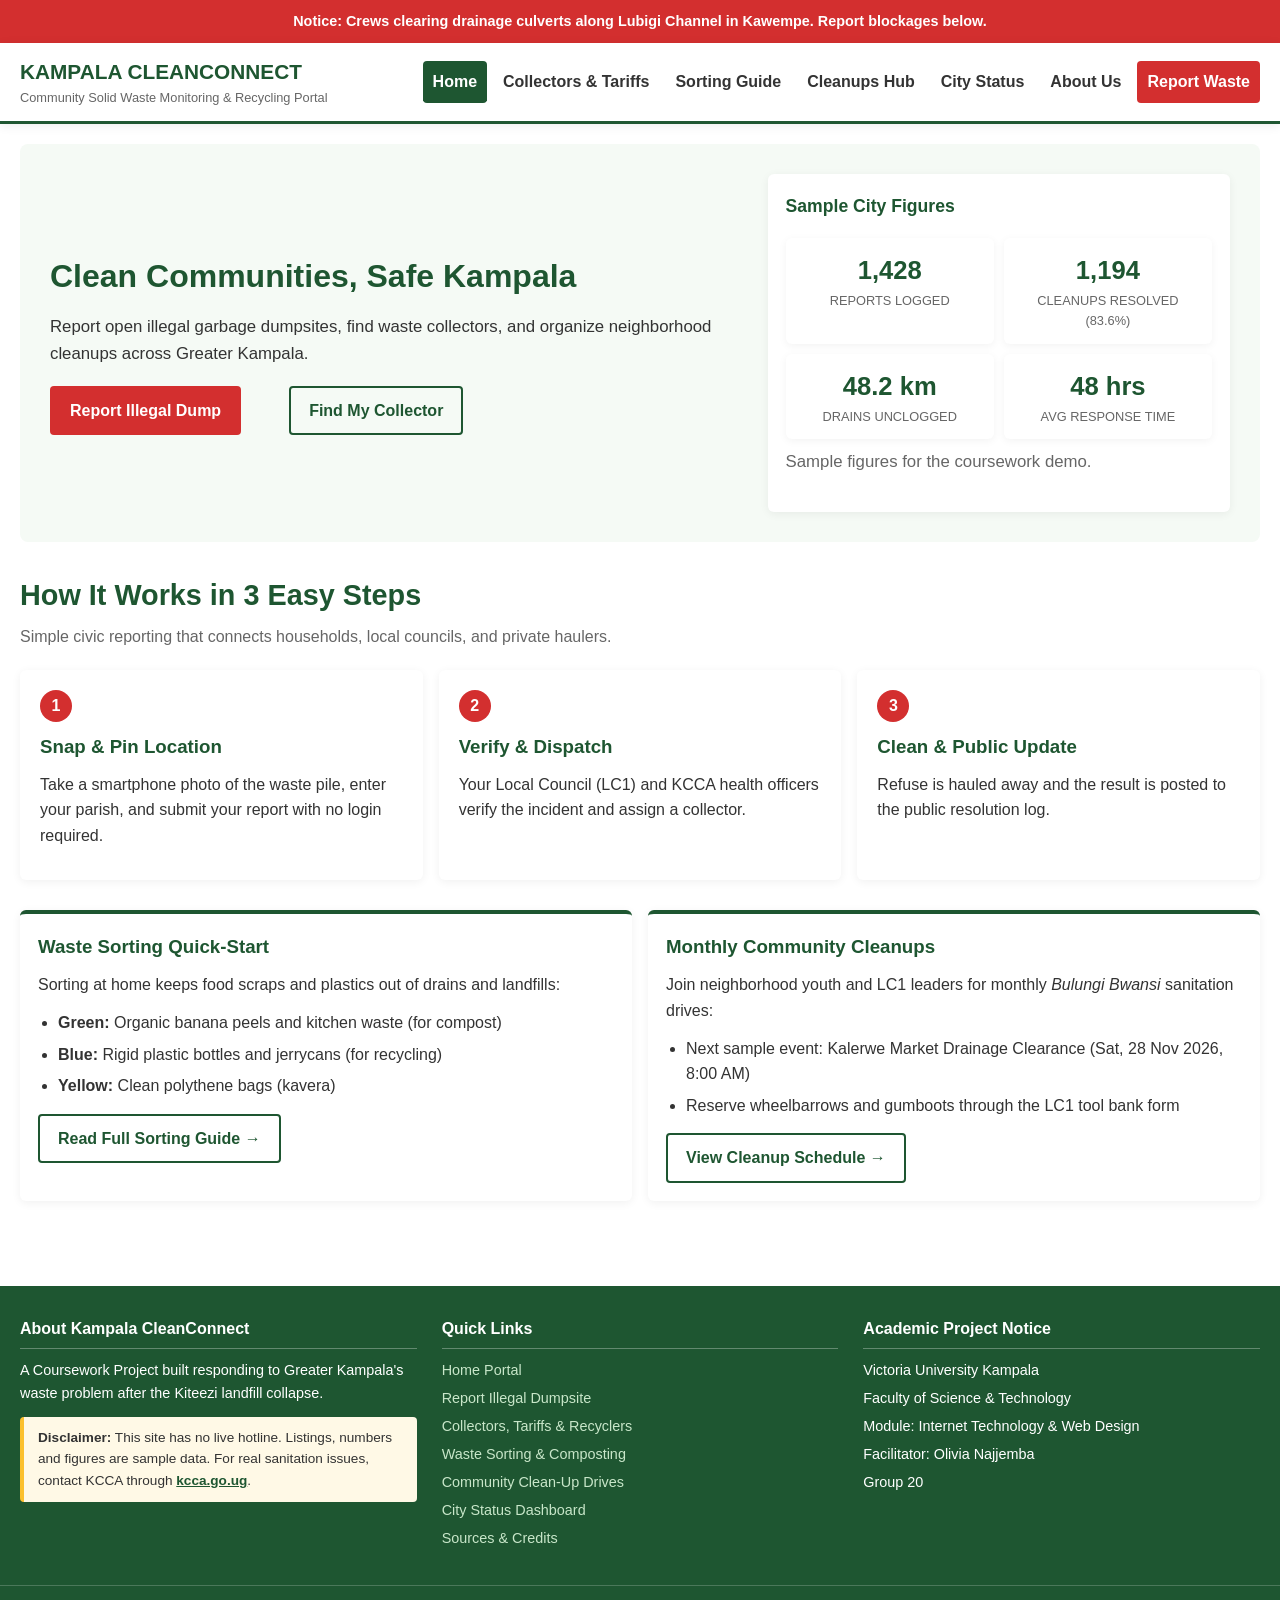
<file: index.html>
<!doctype html>
<html lang="en">
  <head>
    <meta charset="UTF-8">
    <meta name="viewport" content="width=device-width, initial-scale=1.0">
    <meta
      name="description"
      content="Report illegal dumpsites, find waste collectors and join cleanups in Greater Kampala."
    >
    <title>Home</title>
    <link rel="icon" href="data:,">
    <link rel="stylesheet" href="style.css">
  </head>

  <body>
    <a class="skip-link" href="#main">Skip to main content</a>

    <!-- Demo Notice Strip (Member 1: Stephen Asiimwe) -->
    <div class="alert-bar">
      Notice: Crews clearing drainage culverts along Lubigi Channel in Kawempe.
      Report blockages below.
    </div>

    <!-- Global Header & Navigation (Members 1 & 12: Stephen Asiimwe & Adrian Kaboole Elisha) -->
    <header>
      <div class="header-container">
        <a href="index.html" class="brand">
          <span class="brand-title">KAMPALA CLEANCONNECT</span>
          <span class="brand-sub"
            >Community Solid Waste Monitoring &amp; Recycling Portal</span
          >
        </a>
        <input type="checkbox" id="nav-toggle" class="nav-toggle">
        <label for="nav-toggle" class="nav-btn">&#9776; Menu</label>
        <nav aria-label="Main navigation">
          <ul>
            <li>
              <a href="index.html" class="active" aria-current="page">Home</a>
            </li>
            <li><a href="directory.html">Collectors &amp; Tariffs</a></li>
            <li><a href="guide.html">Sorting Guide</a></li>
            <li><a href="cleanups.html">Cleanups Hub</a></li>
            <li><a href="dashboard.html">City Status</a></li>
            <li><a href="about.html">About Us</a></li>
            <li><a href="report.html" class="btn-report">Report Waste</a></li>
          </ul>
        </nav>
      </div>
    </header>

    <main id="main" class="container">
      <!-- Hero Section (Member 1: Stephen Asiimwe) -->
      <section class="hero">
        <div>
          <h1>Clean Communities, Safe Kampala</h1>
          <p>
            Report open illegal garbage dumpsites, find waste collectors, and
            organize neighborhood cleanups across Greater Kampala.
          </p>
          <div class="hero-actions">
            <a href="report.html" class="btn btn-report"
              >Report Illegal Dump</a
            >
            <a href="directory.html" class="btn btn-outline"
              >Find My Collector</a
            >
          </div>
        </div>
        <!-- Sample Telemetry Card (Member 12: Adrian Kaboole Elisha) -->
        <div class="telemetry-card">
          <h2>Sample City Figures</h2>
          <div class="stat-grid">
            <div class="stat-box">
              <span class="stat-num">1,428</span>
              <span class="stat-label">Reports Logged</span>
            </div>
            <div class="stat-box">
              <span class="stat-num">1,194</span>
              <span class="stat-label">Cleanups Resolved (83.6%)</span>
            </div>
            <div class="stat-box">
              <span class="stat-num">48.2 km</span>
              <span class="stat-label">Drains Unclogged</span>
            </div>
            <div class="stat-box">
              <span class="stat-num">48 hrs</span>
              <span class="stat-label">Avg Response Time</span>
            </div>
          </div>
          <p class="sample-note">Sample figures for the coursework demo.</p>
        </div>
      </section>

      <!-- 3-Step Process Row (Member 2: Bilal Abubakar) -->
      <section class="steps-section">
        <h2 class="section-title">How It Works in 3 Easy Steps</h2>
        <p class="section-sub">
          Simple civic reporting that connects households, local councils, and
          private haulers.
        </p>
        <div class="step-cards">
          <div class="step-card">
            <span class="step-num">1</span>
            <h3>Snap &amp; Pin Location</h3>
            <p>
              Take a smartphone photo of the waste pile, enter your parish, and
              submit your report with no login required.
            </p>
          </div>
          <div class="step-card">
            <span class="step-num">2</span>
            <h3>Verify &amp; Dispatch</h3>
            <p>
              Your Local Council (LC1) and KCCA health officers verify the
              incident and assign a collector.
            </p>
          </div>
          <div class="step-card">
            <span class="step-num">3</span>
            <h3>Clean &amp; Public Update</h3>
            <p>
              Refuse is hauled away and the result is posted to the public
              resolution log.
            </p>
          </div>
        </div>
      </section>

      <!-- Highlight Cards (CI-04: Stephen Asiimwe, CI-05: Bilal Abubakar) -->
      <section class="highlight-grid">
        <div class="info-card">
          <h3>Waste Sorting Quick-Start</h3>
          <p>
            Sorting at home keeps food scraps and plastics out of drains and
            landfills:
          </p>
          <ul class="plain-list">
            <li>
              <strong>Green:</strong> Organic banana peels and kitchen waste
              (for compost)
            </li>
            <li>
              <strong>Blue:</strong> Rigid plastic bottles and jerrycans (for
              recycling)
            </li>
            <li><strong>Yellow:</strong> Clean polythene bags (kavera)</li>
          </ul>
          <a href="guide.html" class="btn btn-outline"
            >Read Full Sorting Guide &rarr;</a
          >
        </div>
        <div class="info-card">
          <h3>Monthly Community Cleanups</h3>
          <p>
            Join neighborhood youth and LC1 leaders for monthly
            <em>Bulungi Bwansi</em> sanitation drives:
          </p>
          <ul class="plain-list">
            <li>
              Next sample event: Kalerwe Market Drainage Clearance (Sat, 28 Nov
              2026, 8:00 AM)
            </li>
            <li>
              Reserve wheelbarrows and gumboots through the LC1 tool bank form
            </li>
          </ul>
          <a href="cleanups.html" class="btn btn-outline"
            >View Cleanup Schedule &rarr;</a
          >
        </div>
      </section>
    </main>

    <!-- Global Footer (Member 12: Adrian Kaboole Elisha) -->
    <footer>
      <div class="footer-container">
        <div class="footer-col">
          <h2>About Kampala CleanConnect</h2>
          <p>
            A Coursework Project built responding to Greater Kampala's waste problem
            after the Kiteezi landfill collapse.
          </p>
          <p class="footer-note">
            <strong>Disclaimer:</strong> This site has no live hotline.
            Listings, numbers and figures are sample data. For real sanitation
            issues, contact KCCA through
            <a href="https://www.kcca.go.ug" target="_blank" rel="noopener noreferrer">kcca.go.ug</a>.
          </p>
        </div>
        <div class="footer-col">
          <h2>Quick Links</h2>
          <ul>
            <li><a href="index.html">Home Portal</a></li>
            <li><a href="report.html">Report Illegal Dumpsite</a></li>
            <li>
              <a href="directory.html">Collectors, Tariffs &amp; Recyclers</a>
            </li>
            <li><a href="guide.html">Waste Sorting &amp; Composting</a></li>
            <li><a href="cleanups.html">Community Clean-Up Drives</a></li>
            <li><a href="dashboard.html">City Status Dashboard</a></li>
            <li><a href="about.html#sources">Sources &amp; Credits</a></li>
          </ul>
        </div>
        <div class="footer-col">
          <h2>Academic Project Notice</h2>
          <p>Victoria University Kampala</p>
          <p>Faculty of Science &amp; Technology</p>
          <p>Module: Internet Technology &amp; Web Design</p>
          <p>Facilitator: Olivia Najjemba</p>
          <p>Group 20</p>
        </div>
      </div>
      <div class="footer-bottom">
        <div class="footer-bottom-inner">
          <span>&copy; 2026 Kampala CleanConnect</span>
          <span>Victoria University Group Project</span>
          <span>Hosted on GitHub Pages</span>
        </div>
      </div>
    </footer>
  </body>
</html>
</file>
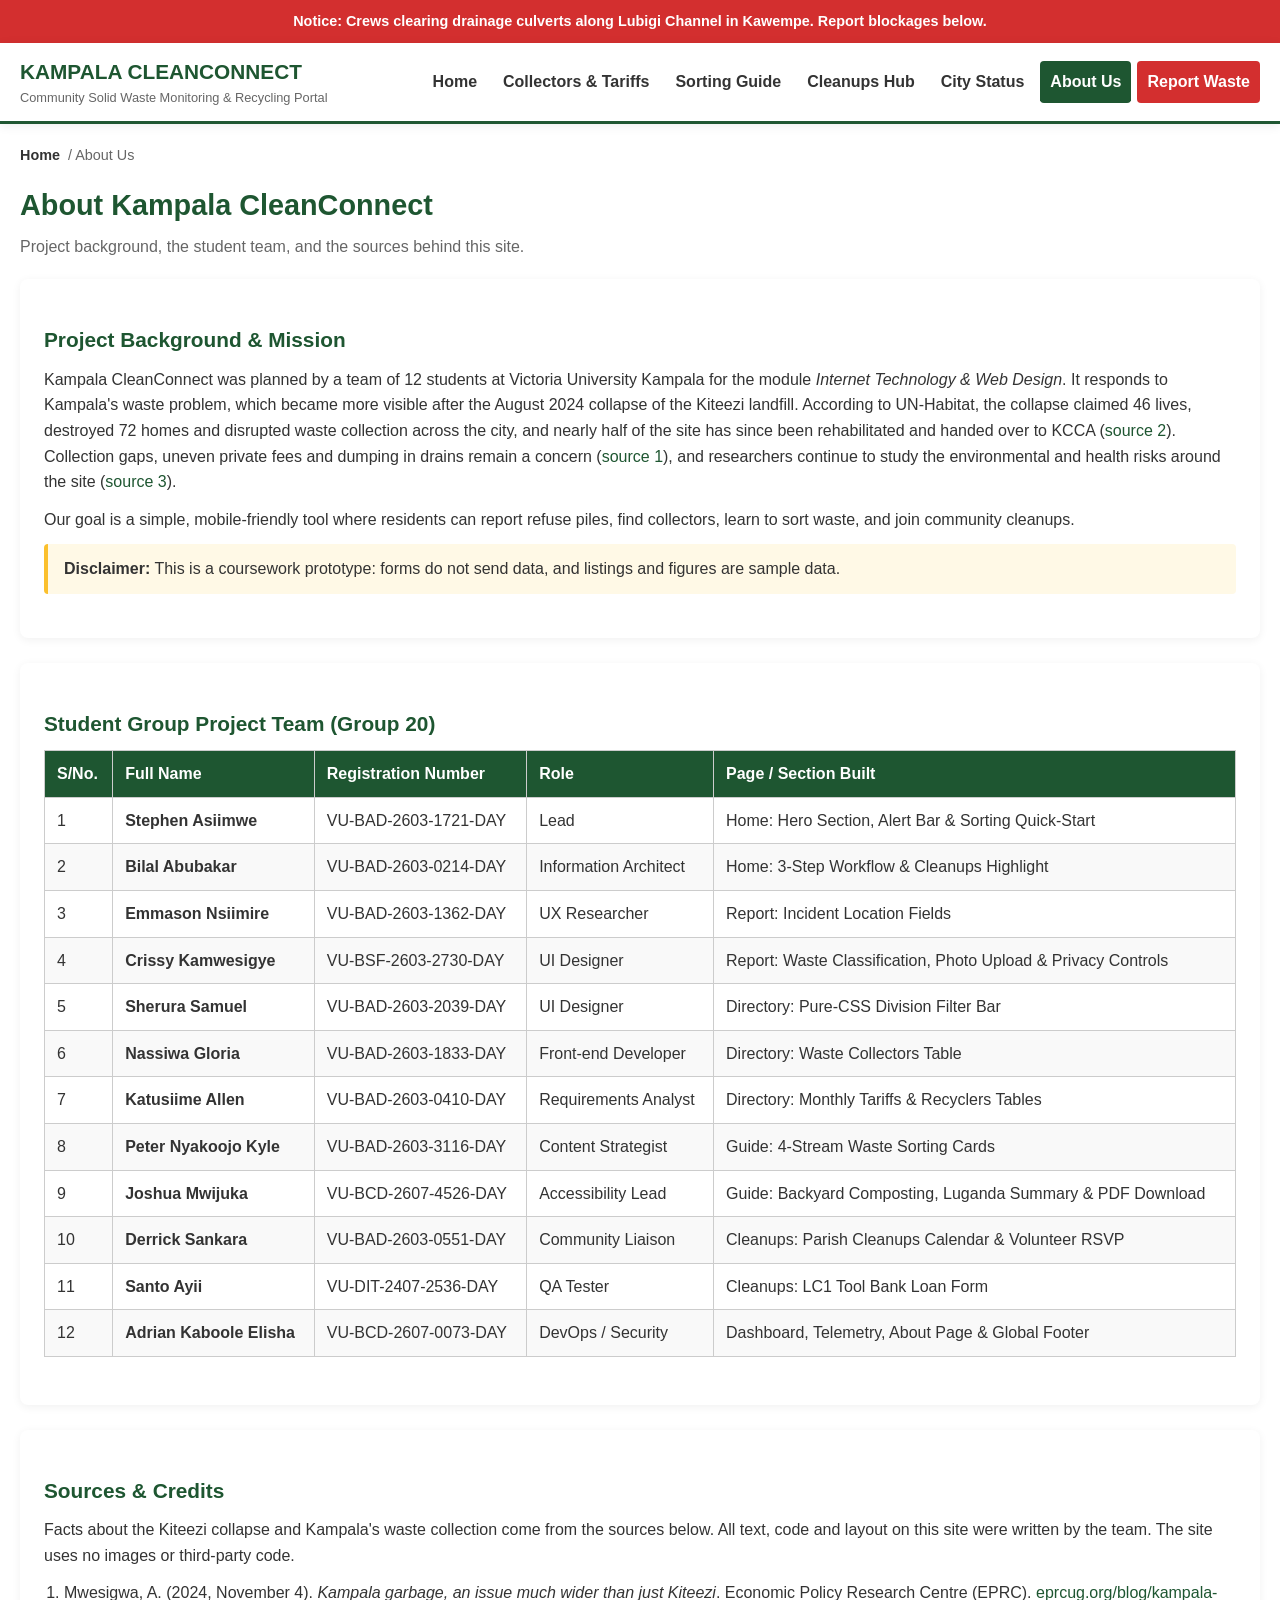
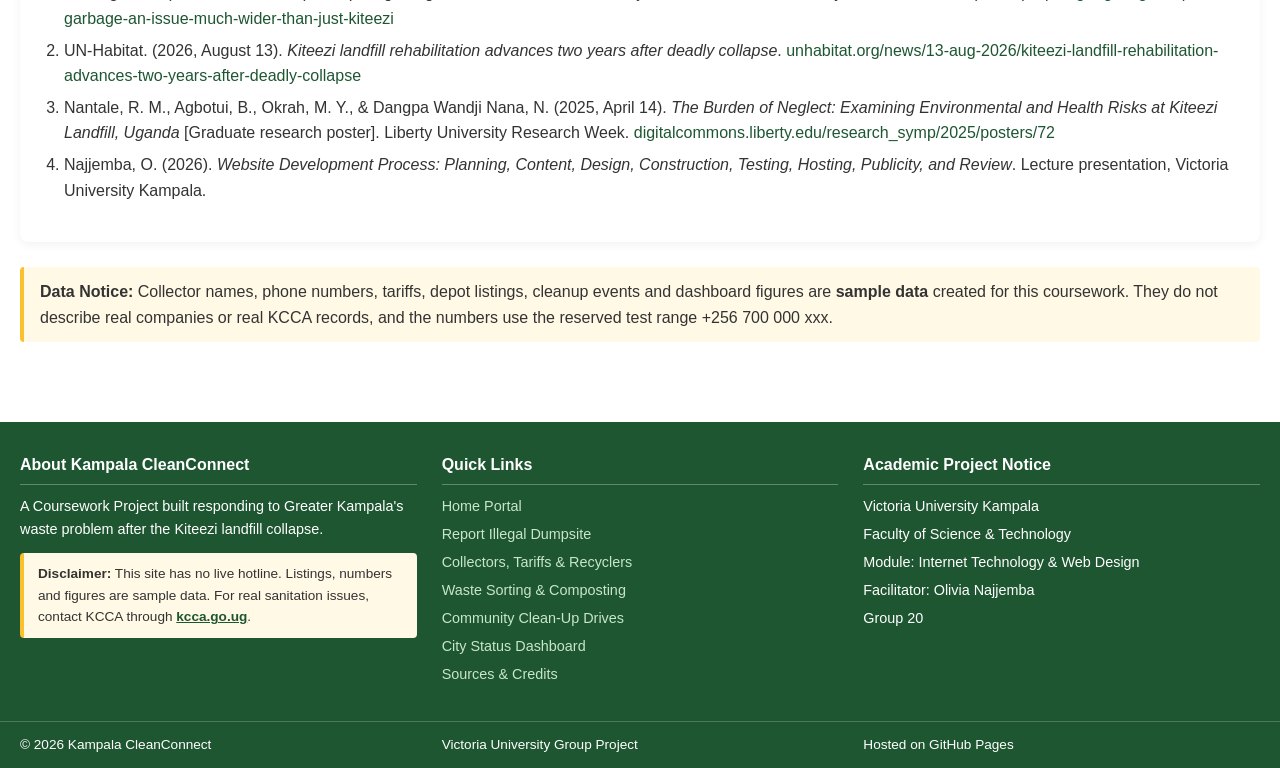
<file: about.html>
<!doctype html>
<html lang="en">
  <head>
    <meta charset="UTF-8">
    <meta name="viewport" content="width=device-width, initial-scale=1.0">
    <meta
      name="description"
      content="About the Kampala CleanConnect student project, the team of 12, and the sources used."
    >
    <title>About Us</title>
    <link rel="icon" href="data:,">
    <link rel="stylesheet" href="style.css">
  </head>
  <body>
    <a class="skip-link" href="#main">Skip to main content</a>

    <!-- Demo Notice Strip (Member 1: Stephen Asiimwe) -->
    <div class="alert-bar">
      Notice: Crews clearing drainage culverts along Lubigi Channel in Kawempe.
      Report blockages below.
    </div>

    <!-- Global Header & Navigation (Members 1 & 12: Stephen Asiimwe & Adrian Kaboole Elisha) -->
    <header>
      <div class="header-container">
        <a href="index.html" class="brand">
          <span class="brand-title">KAMPALA CLEANCONNECT</span>
          <span class="brand-sub"
            >Community Solid Waste Monitoring &amp; Recycling Portal</span
          >
        </a>
        <input type="checkbox" id="nav-toggle" class="nav-toggle">
        <label for="nav-toggle" class="nav-btn">&#9776; Menu</label>
        <nav aria-label="Main navigation">
          <ul>
            <li><a href="index.html">Home</a></li>
            <li><a href="directory.html">Collectors &amp; Tariffs</a></li>
            <li><a href="guide.html">Sorting Guide</a></li>
            <li><a href="cleanups.html">Cleanups Hub</a></li>
            <li><a href="dashboard.html">City Status</a></li>
            <li>
              <a href="about.html" class="active" aria-current="page"
                >About Us</a
              >
            </li>
            <li><a href="report.html" class="btn-report">Report Waste</a></li>
          </ul>
        </nav>
      </div>
    </header>

    <main id="main" class="container">
      <nav class="breadcrumb" aria-label="Breadcrumb">
        <ol>
          <li><a href="index.html">Home</a></li>
          <li aria-current="page">About Us</li>
        </ol>
      </nav>

      <h1 class="section-title">About Kampala CleanConnect</h1>
      <p class="section-sub">
        Project background, the student team, and the sources behind this site.
      </p>

      <!-- Mission & Context (CI-27: Adrian Kaboole Elisha) -->
      <article class="panel">
        <h2 class="sub-title">Project Background &amp; Mission</h2>
        <p>
          Kampala CleanConnect was planned by a team of 12
          students at Victoria University Kampala for the module
          <em>Internet Technology &amp; Web Design</em>. It responds to
          Kampala's waste problem, which became more visible after the August
          2024 collapse of the Kiteezi landfill. According to UN-Habitat, the
          collapse claimed 46 lives, destroyed 72 homes and disrupted waste
          collection across the city, and nearly half of the site has since been
          rehabilitated and handed over to KCCA (<a href="#src-2">source 2</a>).
          Collection gaps, uneven private fees and dumping in drains remain a
          concern (<a href="#src-1">source 1</a>), and researchers continue to
          study the environmental and health risks around the site (<a
            href="#src-3"
            >source 3</a
          >).
        </p>
        <p>
          Our goal is a simple, mobile-friendly tool where residents can report
          refuse piles, find collectors, learn to sort waste, and join community
          cleanups.
        </p>
        <p class="data-notice">
          <strong>Disclaimer:</strong> This is a coursework prototype: forms do
          not send data, and listings and figures are sample data.
        </p>
      </article>

      <!-- Group Student Declaration (CI-28) -->
      <section class="panel">
        <h2 class="sub-title">Student Group Project Team (Group 20)</h2>
        <div class="table-wrap">
          <table class="data-table">
            <thead>
              <tr>
                <th>S/No.</th>
                <th>Full Name</th>
                <th>Registration Number</th>
                <th>Role</th>
                <th>Page / Section Built</th>
              </tr>
            </thead>
            <tbody>
              <tr>
                <td>1</td>
                <td><strong>Stephen Asiimwe</strong></td>
                <td>VU-BAD-2603-1721-DAY</td>
                <td>Lead</td>
                <td>Home: Hero Section, Alert Bar &amp; Sorting Quick-Start</td>
              </tr>
              <tr>
                <td>2</td>
                <td><strong>Bilal Abubakar</strong></td>
                <td>VU-BAD-2603-0214-DAY</td>
                <td>Information Architect</td>
                <td>Home: 3-Step Workflow &amp; Cleanups Highlight</td>
              </tr>
              <tr>
                <td>3</td>
                <td><strong>Emmason Nsiimire</strong></td>
                <td>VU-BAD-2603-1362-DAY</td>
                <td>UX Researcher</td>
                <td>Report: Incident Location Fields</td>
              </tr>
              <tr>
                <td>4</td>
                <td><strong>Crissy Kamwesigye</strong></td>
                <td>VU-BSF-2603-2730-DAY</td>
                <td>UI Designer</td>
                <td>Report: Waste Classification, Photo Upload &amp; Privacy Controls</td>
              </tr>
              <tr>
                <td>5</td>
                <td><strong>Sherura Samuel</strong></td>
                <td>VU-BAD-2603-2039-DAY</td>
                <td>UI Designer</td>
                <td>Directory: Pure-CSS Division Filter Bar</td>
              </tr>
              <tr>
                <td>6</td>
                <td><strong>Nassiwa Gloria</strong></td>
                <td>VU-BAD-2603-1833-DAY</td>
                <td>Front-end Developer</td>
                <td>Directory: Waste Collectors Table</td>
              </tr>
              <tr>
                <td>7</td>
                <td><strong>Katusiime Allen</strong></td>
                <td>VU-BAD-2603-0410-DAY</td>
                <td>Requirements Analyst</td>
                <td>Directory: Monthly Tariffs &amp; Recyclers Tables</td>
              </tr>
              <tr>
                <td>8</td>
                <td><strong>Peter Nyakoojo Kyle</strong></td>
                <td>VU-BAD-2603-3116-DAY</td>
                <td>Content Strategist</td>
                <td>Guide: 4-Stream Waste Sorting Cards</td>
              </tr>
              <tr>
                <td>9</td>
                <td><strong>Joshua Mwijuka</strong></td>
                <td>VU-BCD-2607-4526-DAY</td>
                <td>Accessibility Lead</td>
                <td>Guide: Backyard Composting, Luganda Summary &amp; PDF Download</td>
              </tr>
              <tr>
                <td>10</td>
                <td><strong>Derrick Sankara</strong></td>
                <td>VU-BAD-2603-0551-DAY</td>
                <td>Community Liaison</td>
                <td>Cleanups: Parish Cleanups Calendar &amp; Volunteer RSVP</td>
              </tr>
              <tr>
                <td>11</td>
                <td><strong>Santo Ayii</strong></td>
                <td>VU-DIT-2407-2536-DAY</td>
                <td>QA Tester</td>
                <td>Cleanups: LC1 Tool Bank Loan Form</td>
              </tr>
              <tr>
                <td>12</td>
                <td><strong>Adrian Kaboole Elisha</strong></td>
                <td>VU-BCD-2607-0073-DAY</td>
                <td>DevOps / Security</td>
                <td>Dashboard, Telemetry, About Page &amp; Global Footer</td>
              </tr>
            </tbody>
          </table>
        </div>
      </section>

      <!-- Sources & Credits -->
      <section class="panel" id="sources">
        <h2 class="sub-title">Sources &amp; Credits</h2>
        <p>
          Facts about the Kiteezi collapse and Kampala's waste collection come
          from the sources below. All text, code and layout on this site were
          written by the team. The site uses no images or third-party code.
        </p>
        <ol class="source-list">
          <li id="src-1">
            Mwesigwa, A. (2024, November 4).
            <em>Kampala garbage, an issue much wider than just Kiteezi</em>.
            Economic Policy Research Centre (EPRC).
            <a
              href="https://eprcug.org/blog/kampala-garbage-an-issue-much-wider-than-just-kiteezi/"
              >eprcug.org/blog/kampala-garbage-an-issue-much-wider-than-just-kiteezi</a
            >
          </li>
          <li id="src-2">
            UN-Habitat. (2026, August 13).
            <em
              >Kiteezi landfill rehabilitation advances two years after deadly
              collapse</em
            >.
            <a
              href="https://unhabitat.org/news/13-aug-2026/kiteezi-landfill-rehabilitation-advances-two-years-after-deadly-collapse"
              >unhabitat.org/news/13-aug-2026/kiteezi-landfill-rehabilitation-advances-two-years-after-deadly-collapse</a
            >
          </li>
          <li id="src-3">
            Nantale, R. M., Agbotui, B., Okrah, M. Y., &amp; Dangpa Wandji Nana,
            N. (2025, April 14).
            <em
              >The Burden of Neglect: Examining Environmental and Health Risks
              at Kiteezi Landfill, Uganda</em
            >
            [Graduate research poster]. Liberty University Research Week.
            <a
              href="http://digitalcommons.liberty.edu/research_symp/2025/posters/72"
              >digitalcommons.liberty.edu/research_symp/2025/posters/72</a
            >
          </li>
          <li id="src-4">
            Najjemba, O. (2026).
            <em
              >Website Development Process: Planning, Content, Design,
              Construction, Testing, Hosting, Publicity, and Review</em
            >. Lecture presentation, Victoria University Kampala.
          </li>
        </ol>
      </section>

      <p class="data-notice">
        <strong>Data Notice:</strong> Collector names, phone numbers, tariffs,
        depot listings, cleanup events and dashboard figures are
        <strong>sample data</strong> created for this coursework. They do not
        describe real companies or real KCCA records, and the numbers use the
        reserved test range +256 700 000 xxx.
      </p>
    </main>

    <!-- Global Footer (Member 12: Adrian Kaboole Elisha) -->
    <footer>
      <div class="footer-container">
        <div class="footer-col">
          <h2>About Kampala CleanConnect</h2>
          <p>
            A Coursework Project built responding to Greater Kampala's waste problem
            after the Kiteezi landfill collapse.
          </p>
          <p class="footer-note">
            <strong>Disclaimer:</strong> This site has no live hotline.
            Listings, numbers and figures are sample data. For real sanitation
            issues, contact KCCA through
            <a href="https://www.kcca.go.ug" target="_blank" rel="noopener noreferrer">kcca.go.ug</a>.
          </p>
        </div>
        <div class="footer-col">
          <h2>Quick Links</h2>
          <ul>
            <li><a href="index.html">Home Portal</a></li>
            <li><a href="report.html">Report Illegal Dumpsite</a></li>
            <li>
              <a href="directory.html">Collectors, Tariffs &amp; Recyclers</a>
            </li>
            <li><a href="guide.html">Waste Sorting &amp; Composting</a></li>
            <li><a href="cleanups.html">Community Clean-Up Drives</a></li>
            <li><a href="dashboard.html">City Status Dashboard</a></li>
            <li><a href="about.html#sources">Sources &amp; Credits</a></li>
          </ul>
        </div>
        <div class="footer-col">
          <h2>Academic Project Notice</h2>
          <p>Victoria University Kampala</p>
          <p>Faculty of Science &amp; Technology</p>
          <p>Module: Internet Technology &amp; Web Design</p>
          <p>Facilitator: Olivia Najjemba</p>
          <p>Group 20</p>
        </div>
      </div>
      <div class="footer-bottom">
        <div class="footer-bottom-inner">
          <span>&copy; 2026 Kampala CleanConnect</span>
          <span>Victoria University Group Project</span>
          <span>Hosted on GitHub Pages</span>
        </div>
      </div>
    </footer>
  </body>
</html>
</file>
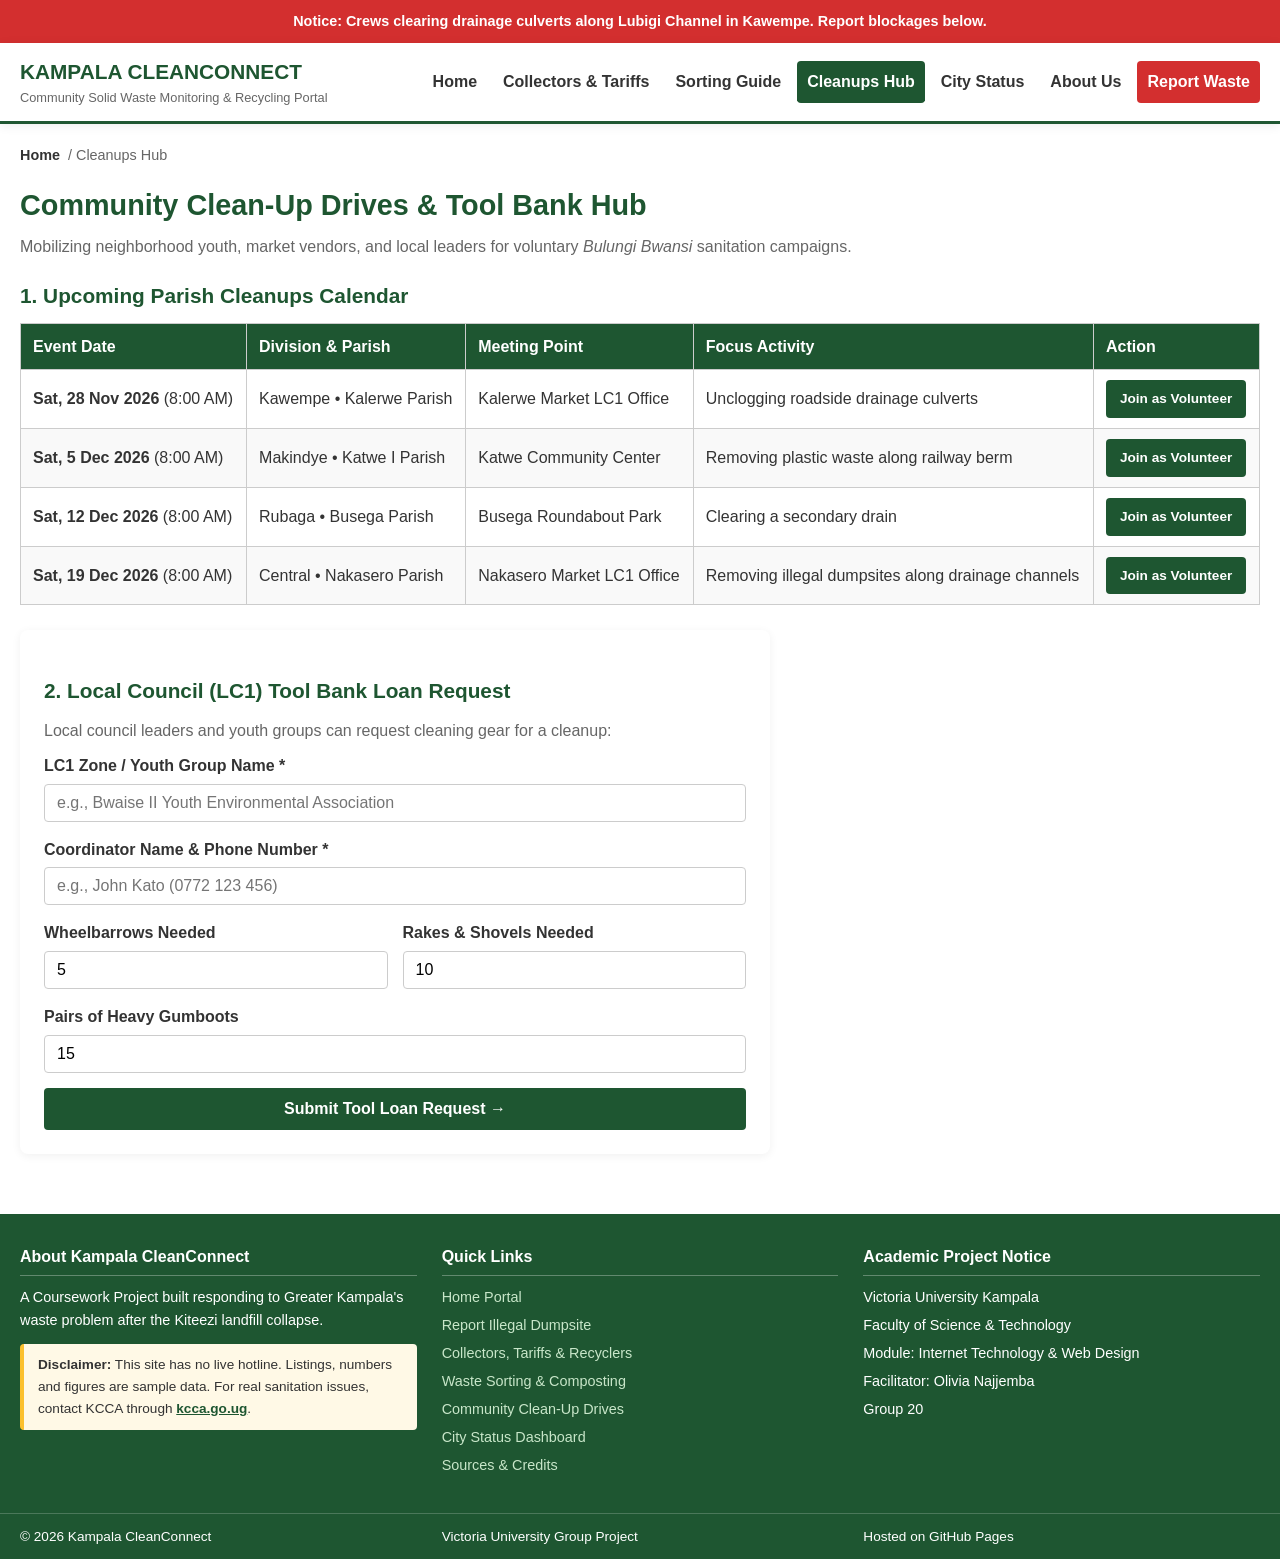
<file: cleanups.html>
<!DOCTYPE html>
<html lang="en">
<head>
  <meta charset="UTF-8">
  <meta name="viewport" content="width=device-width, initial-scale=1.0">
  <meta name="description" content="Calendar of community cleanup drives and a tool bank loan request form for LC1 leaders.">
  <title>Cleanups Hub</title>
  <link rel="icon" href="data:,">
  <link rel="stylesheet" href="style.css">
</head>
<body>

  <a class="skip-link" href="#main">Skip to main content</a>

  <!-- Demo Notice Strip (Member 1: Stephen Asiimwe) -->
  <div class="alert-bar">
    Notice: Crews clearing drainage culverts along Lubigi Channel in Kawempe. Report blockages below.
  </div>

  <!-- Global Header & Navigation (Members 1 & 12: Stephen Asiimwe & Adrian Kaboole Elisha) -->
  <header>
    <div class="header-container">
      <a href="index.html" class="brand">
        <span class="brand-title">KAMPALA CLEANCONNECT</span>
        <span class="brand-sub">Community Solid Waste Monitoring &amp; Recycling Portal</span>
      </a>
      <input type="checkbox" id="nav-toggle" class="nav-toggle">
      <label for="nav-toggle" class="nav-btn">&#9776; Menu</label>
      <nav aria-label="Main navigation">
        <ul>
          <li><a href="index.html">Home</a></li>
          <li><a href="directory.html">Collectors &amp; Tariffs</a></li>
          <li><a href="guide.html">Sorting Guide</a></li>
          <li><a href="cleanups.html" class="active" aria-current="page">Cleanups Hub</a></li>
          <li><a href="dashboard.html">City Status</a></li>
          <li><a href="about.html">About Us</a></li>
          <li><a href="report.html" class="btn-report">Report Waste</a></li>
        </ul>
      </nav>
    </div>
  </header>

  <main id="main" class="container">
    <nav class="breadcrumb" aria-label="Breadcrumb">
      <ol>
        <li><a href="index.html">Home</a></li>
        <li aria-current="page">Cleanups Hub</li>
      </ol>
    </nav>

    <h1 class="section-title">Community Clean-Up Drives &amp; Tool Bank Hub</h1>
    <p class="section-sub">Mobilizing neighborhood youth, market vendors, and local leaders for voluntary <em>Bulungi Bwansi</em> sanitation campaigns.</p>

    <!-- Cleanups Calendar (Member 10: Derrick Sankara) -->
    <h2 class="sub-title">1. Upcoming Parish Cleanups Calendar</h2>

    <div id="rsvp-kalerwe" class="confirm-box" role="status">
      <p><strong>Demo Confirmation:</strong> You are registered as a volunteer for the <strong>Kalerwe Parish</strong> cleanup (Sat, 28 Nov 2026, 8:00 AM).</p>
      <a href="#main" class="btn btn-outline btn-small">Dismiss</a>
    </div>
    <div id="rsvp-katwe" class="confirm-box" role="status">
      <p><strong>Demo Confirmation:</strong> You are registered as a volunteer for the <strong>Katwe I Parish</strong> cleanup (Sat, 5 Dec 2026, 8:00 AM).</p>
      <a href="#main" class="btn btn-outline btn-small">Dismiss</a>
    </div>
    <div id="rsvp-busega" class="confirm-box" role="status">
      <p><strong>Demo Confirmation:</strong> You are registered as a volunteer for the <strong>Busega Parish</strong> cleanup (Sat, 12 Dec 2026, 8:00 AM).</p>
      <a href="#main" class="btn btn-outline btn-small">Dismiss</a>
    </div>
    <div id="rsvp-nakasero" class="confirm-box" role="status">
      <p><strong>Demo Confirmation:</strong> You are registered as a volunteer for the <strong>Nakasero Parish</strong> cleanup (Sat, 19 Dec 2026, 8:00 AM).</p>
      <a href="#main" class="btn btn-outline btn-small">Dismiss</a>
    </div>

    <div class="table-wrap">
    <table class="data-table">
      <thead>
        <tr>
          <th>Event Date</th>
          <th>Division &amp; Parish</th>
          <th>Meeting Point</th>
          <th>Focus Activity</th>
          <th>Action</th>
        </tr>
      </thead>
      <tbody>
        <tr>
          <td><strong>Sat, 28 Nov 2026</strong> (8:00 AM)</td>
          <td>Kawempe &bull; Kalerwe Parish</td>
          <td>Kalerwe Market LC1 Office</td>
          <td>Unclogging roadside drainage culverts</td>
          <td><a href="#rsvp-kalerwe" class="btn btn-primary btn-small">Join as Volunteer</a></td>
        </tr>
        <tr>
          <td><strong>Sat, 5 Dec 2026</strong> (8:00 AM)</td>
          <td>Makindye &bull; Katwe I Parish</td>
          <td>Katwe Community Center</td>
          <td>Removing plastic waste along railway berm</td>
          <td><a href="#rsvp-katwe" class="btn btn-primary btn-small">Join as Volunteer</a></td>
        </tr>
        <tr>
          <td><strong>Sat, 12 Dec 2026</strong> (8:00 AM)</td>
          <td>Rubaga &bull; Busega Parish</td>
          <td>Busega Roundabout Park</td>
          <td>Clearing a secondary drain</td>
          <td><a href="#rsvp-busega" class="btn btn-primary btn-small">Join as Volunteer</a></td>
        </tr>
        <tr>
          <td><strong>Sat, 19 Dec 2026</strong> (8:00 AM)</td>
          <td>Central &bull; Nakasero Parish</td>
          <td>Nakasero Market LC1 Office</td>
          <td>Removing illegal dumpsites along drainage channels</td>
          <td><a href="#rsvp-nakasero" class="btn btn-primary btn-small">Join as Volunteer</a></td>
        </tr>
      </tbody>
    </table>
    </div>

    <!-- Tool Loan Request Form (Member 11: Santo Ayii) -->
    <div class="form-box form-spaced">
      <h2 class="sub-title">2. Local Council (LC1) Tool Bank Loan Request</h2>
      <p class="table-intro">Local council leaders and youth groups can request cleaning gear for a cleanup:</p>

      <div id="tool-loan-sent" class="confirm-box" role="status">
        <p><strong>Demo Confirmation:</strong> Tool loan request submitted. A depot would contact the LC1 Chairperson within 24 hours. (Coursework demo: no data is sent or stored.)</p>
        <a href="#main" class="btn btn-outline btn-small">Dismiss</a>
      </div>

      <form action="#tool-loan-sent" method="get">
        <div class="form-group">
          <label for="org_name">LC1 Zone / Youth Group Name *</label>
          <input type="text" id="org_name" name="org_name" class="form-control" placeholder="e.g., Bwaise II Youth Environmental Association" required>
        </div>

        <div class="form-group">
          <label for="leader_contact">Coordinator Name &amp; Phone Number *</label>
          <input type="text" id="leader_contact" name="leader_contact" class="form-control" placeholder="e.g., John Kato (0772 123 456)" required>
        </div>

        <div class="two-col">
          <div class="form-group">
            <label for="wheelbarrows">Wheelbarrows Needed</label>
            <input type="number" id="wheelbarrows" name="wheelbarrows" class="form-control" min="1" max="20" value="5">
          </div>
          <div class="form-group">
            <label for="rakes">Rakes &amp; Shovels Needed</label>
            <input type="number" id="rakes" name="rakes" class="form-control" min="1" max="40" value="10">
          </div>
        </div>

        <div class="form-group">
          <label for="gumboots">Pairs of Heavy Gumboots</label>
          <input type="number" id="gumboots" name="gumboots" class="form-control" min="1" max="30" value="15">
        </div>

        <button type="submit" class="btn btn-primary btn-block">Submit Tool Loan Request &rarr;</button>
      </form>
    </div>
  </main>

  <!-- Global Footer (Member 12: Adrian Kaboole Elisha) -->
  <footer>
    <div class="footer-container">
      <div class="footer-col">
        <h2>About Kampala CleanConnect</h2>
        <p>A Coursework Project built responding to Greater Kampala's waste problem after the Kiteezi landfill collapse.</p>
        <p class="footer-note"><strong>Disclaimer:</strong> This site has no live hotline. Listings, numbers and figures are sample data. For real sanitation issues, contact KCCA through <a href="https://www.kcca.go.ug" target="_blank" rel="noopener noreferrer">kcca.go.ug</a>.</p>
      </div>
      <div class="footer-col">
        <h2>Quick Links</h2>
        <ul>
          <li><a href="index.html">Home Portal</a></li>
          <li><a href="report.html">Report Illegal Dumpsite</a></li>
          <li><a href="directory.html">Collectors, Tariffs &amp; Recyclers</a></li>
          <li><a href="guide.html">Waste Sorting &amp; Composting</a></li>
          <li><a href="cleanups.html">Community Clean-Up Drives</a></li>
          <li><a href="dashboard.html">City Status Dashboard</a></li>
          <li><a href="about.html#sources">Sources &amp; Credits</a></li>
        </ul>
      </div>
      <div class="footer-col">
        <h2>Academic Project Notice</h2>
        <p>Victoria University Kampala</p>
        <p>Faculty of Science &amp; Technology</p>
        <p>Module: Internet Technology &amp; Web Design</p>
        <p>Facilitator: Olivia Najjemba</p>
        <p>Group 20</p>
      </div>
    </div>
    <div class="footer-bottom">
      <div class="footer-bottom-inner">
        <span>&copy; 2026 Kampala CleanConnect</span>
        <span>Victoria University Group Project</span>
        <span>Hosted on GitHub Pages</span>
      </div>
    </div>
  </footer>

</body>
</html>
</file>
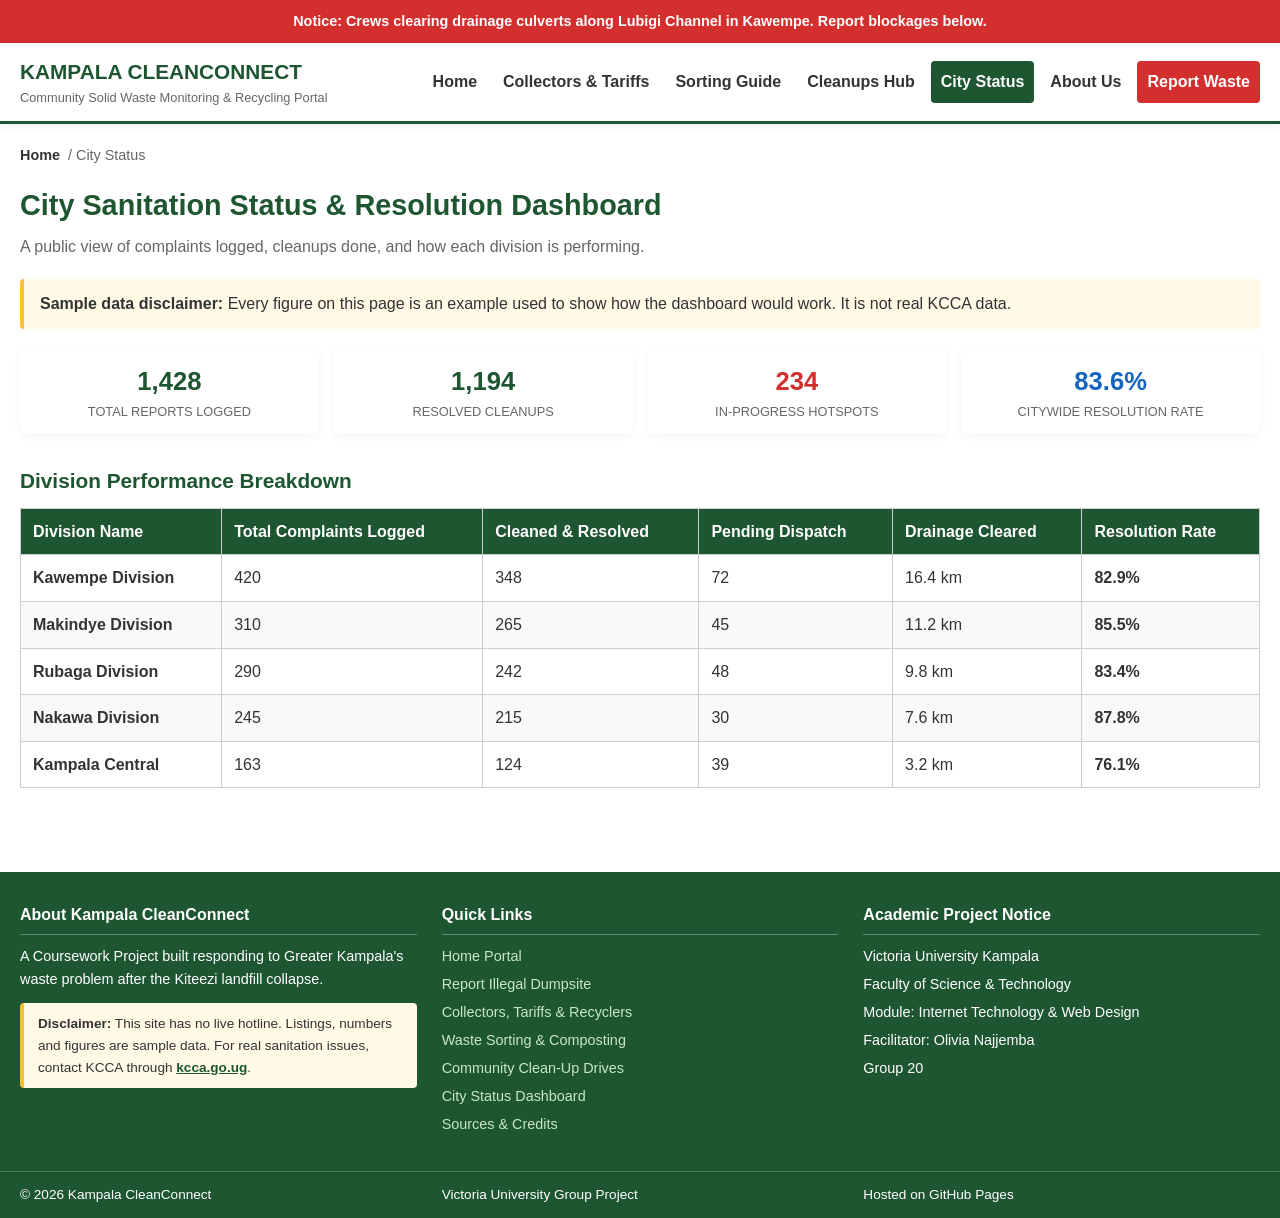
<file: dashboard.html>
<!DOCTYPE html>
<html lang="en">
<head>
  <meta charset="UTF-8">
  <meta name="viewport" content="width=device-width, initial-scale=1.0">
  <meta name="description" content="Sample dashboard showing reports logged, cleanups resolved and division performance.">
  <title>City Status</title>
  <link rel="icon" href="data:,">
  <link rel="stylesheet" href="style.css">
</head>
<body>

  <a class="skip-link" href="#main">Skip to main content</a>

  <!-- Demo Notice Strip (Member 1: Stephen Asiimwe) -->
  <div class="alert-bar">
    Notice: Crews clearing drainage culverts along Lubigi Channel in Kawempe. Report blockages below.
  </div>

  <!-- Global Header & Navigation (Members 1 & 12: Stephen Asiimwe & Adrian Kaboole Elisha) -->
  <header>
    <div class="header-container">
      <a href="index.html" class="brand">
        <span class="brand-title">KAMPALA CLEANCONNECT</span>
        <span class="brand-sub">Community Solid Waste Monitoring &amp; Recycling Portal</span>
      </a>
      <input type="checkbox" id="nav-toggle" class="nav-toggle">
      <label for="nav-toggle" class="nav-btn">&#9776; Menu</label>
      <nav aria-label="Main navigation">
        <ul>
          <li><a href="index.html">Home</a></li>
          <li><a href="directory.html">Collectors &amp; Tariffs</a></li>
          <li><a href="guide.html">Sorting Guide</a></li>
          <li><a href="cleanups.html">Cleanups Hub</a></li>
          <li><a href="dashboard.html" class="active" aria-current="page">City Status</a></li>
          <li><a href="about.html">About Us</a></li>
          <li><a href="report.html" class="btn-report">Report Waste</a></li>
        </ul>
      </nav>
    </div>
  </header>

  <main id="main" class="container">
    <nav class="breadcrumb" aria-label="Breadcrumb">
      <ol>
        <li><a href="index.html">Home</a></li>
        <li aria-current="page">City Status</li>
      </ol>
    </nav>

    <h1 class="section-title">City Sanitation Status &amp; Resolution Dashboard</h1>
    <p class="section-sub">A public view of complaints logged, cleanups done, and how each division is performing.</p>

    <p class="data-notice"><strong>Sample data disclaimer:</strong> Every figure on this page is an example used to show how the dashboard would work. It is not real KCCA data.</p>

    <!-- Executive Metrics Grid (Member 12: Adrian Kaboole Elisha) -->
    <div class="stat-grid stat-grid-4">
      <div class="stat-box">
        <span class="stat-num">1,428</span>
        <span class="stat-label">Total Reports Logged</span>
      </div>
      <div class="stat-box">
        <span class="stat-num stat-green">1,194</span>
        <span class="stat-label">Resolved Cleanups</span>
      </div>
      <div class="stat-box">
        <span class="stat-num stat-red">234</span>
        <span class="stat-label">In-Progress Hotspots</span>
      </div>
      <div class="stat-box">
        <span class="stat-num stat-blue">83.6%</span>
        <span class="stat-label">Citywide Resolution Rate</span>
      </div>
    </div>

    <!-- Division Performance Table (Member 12: Adrian Kaboole Elisha) -->
    <h2 class="sub-title">Division Performance Breakdown</h2>
    <div class="table-wrap">
    <table class="data-table">
      <thead>
        <tr>
          <th>Division Name</th>
          <th>Total Complaints Logged</th>
          <th>Cleaned &amp; Resolved</th>
          <th>Pending Dispatch</th>
          <th>Drainage Cleared</th>
          <th>Resolution Rate</th>
        </tr>
      </thead>
      <tbody>
        <tr>
          <td><strong>Kawempe Division</strong></td>
          <td>420</td>
          <td>348</td>
          <td>72</td>
          <td>16.4 km</td>
          <td><strong>82.9%</strong></td>
        </tr>
        <tr>
          <td><strong>Makindye Division</strong></td>
          <td>310</td>
          <td>265</td>
          <td>45</td>
          <td>11.2 km</td>
          <td><strong>85.5%</strong></td>
        </tr>
        <tr>
          <td><strong>Rubaga Division</strong></td>
          <td>290</td>
          <td>242</td>
          <td>48</td>
          <td>9.8 km</td>
          <td><strong>83.4%</strong></td>
        </tr>
        <tr>
          <td><strong>Nakawa Division</strong></td>
          <td>245</td>
          <td>215</td>
          <td>30</td>
          <td>7.6 km</td>
          <td><strong>87.8%</strong></td>
        </tr>
        <tr>
          <td><strong>Kampala Central</strong></td>
          <td>163</td>
          <td>124</td>
          <td>39</td>
          <td>3.2 km</td>
          <td><strong>76.1%</strong></td>
        </tr>
      </tbody>
    </table>
    </div>
  </main>

  <!-- Global Footer (Member 12: Adrian Kaboole Elisha) -->
  <footer>
    <div class="footer-container">
      <div class="footer-col">
        <h2>About Kampala CleanConnect</h2>
        <p>A Coursework Project built responding to Greater Kampala's waste problem after the Kiteezi landfill collapse.</p>
        <p class="footer-note"><strong>Disclaimer:</strong> This site has no live hotline. Listings, numbers and figures are sample data. For real sanitation issues, contact KCCA through <a href="https://www.kcca.go.ug" target="_blank" rel="noopener noreferrer">kcca.go.ug</a>.</p>
      </div>
      <div class="footer-col">
        <h2>Quick Links</h2>
        <ul>
          <li><a href="index.html">Home Portal</a></li>
          <li><a href="report.html">Report Illegal Dumpsite</a></li>
          <li><a href="directory.html">Collectors, Tariffs &amp; Recyclers</a></li>
          <li><a href="guide.html">Waste Sorting &amp; Composting</a></li>
          <li><a href="cleanups.html">Community Clean-Up Drives</a></li>
          <li><a href="dashboard.html">City Status Dashboard</a></li>
          <li><a href="about.html#sources">Sources &amp; Credits</a></li>
        </ul>
      </div>
      <div class="footer-col">
        <h2>Academic Project Notice</h2>
        <p>Victoria University Kampala</p>
        <p>Faculty of Science &amp; Technology</p>
        <p>Module: Internet Technology &amp; Web Design</p>
        <p>Facilitator: Olivia Najjemba</p>
        <p>Group 20</p>
      </div>
    </div>
    <div class="footer-bottom">
      <div class="footer-bottom-inner">
        <span>&copy; 2026 Kampala CleanConnect</span>
        <span>Victoria University Group Project</span>
        <span>Hosted on GitHub Pages</span>
      </div>
    </div>
  </footer>

</body>
</html>
</file>
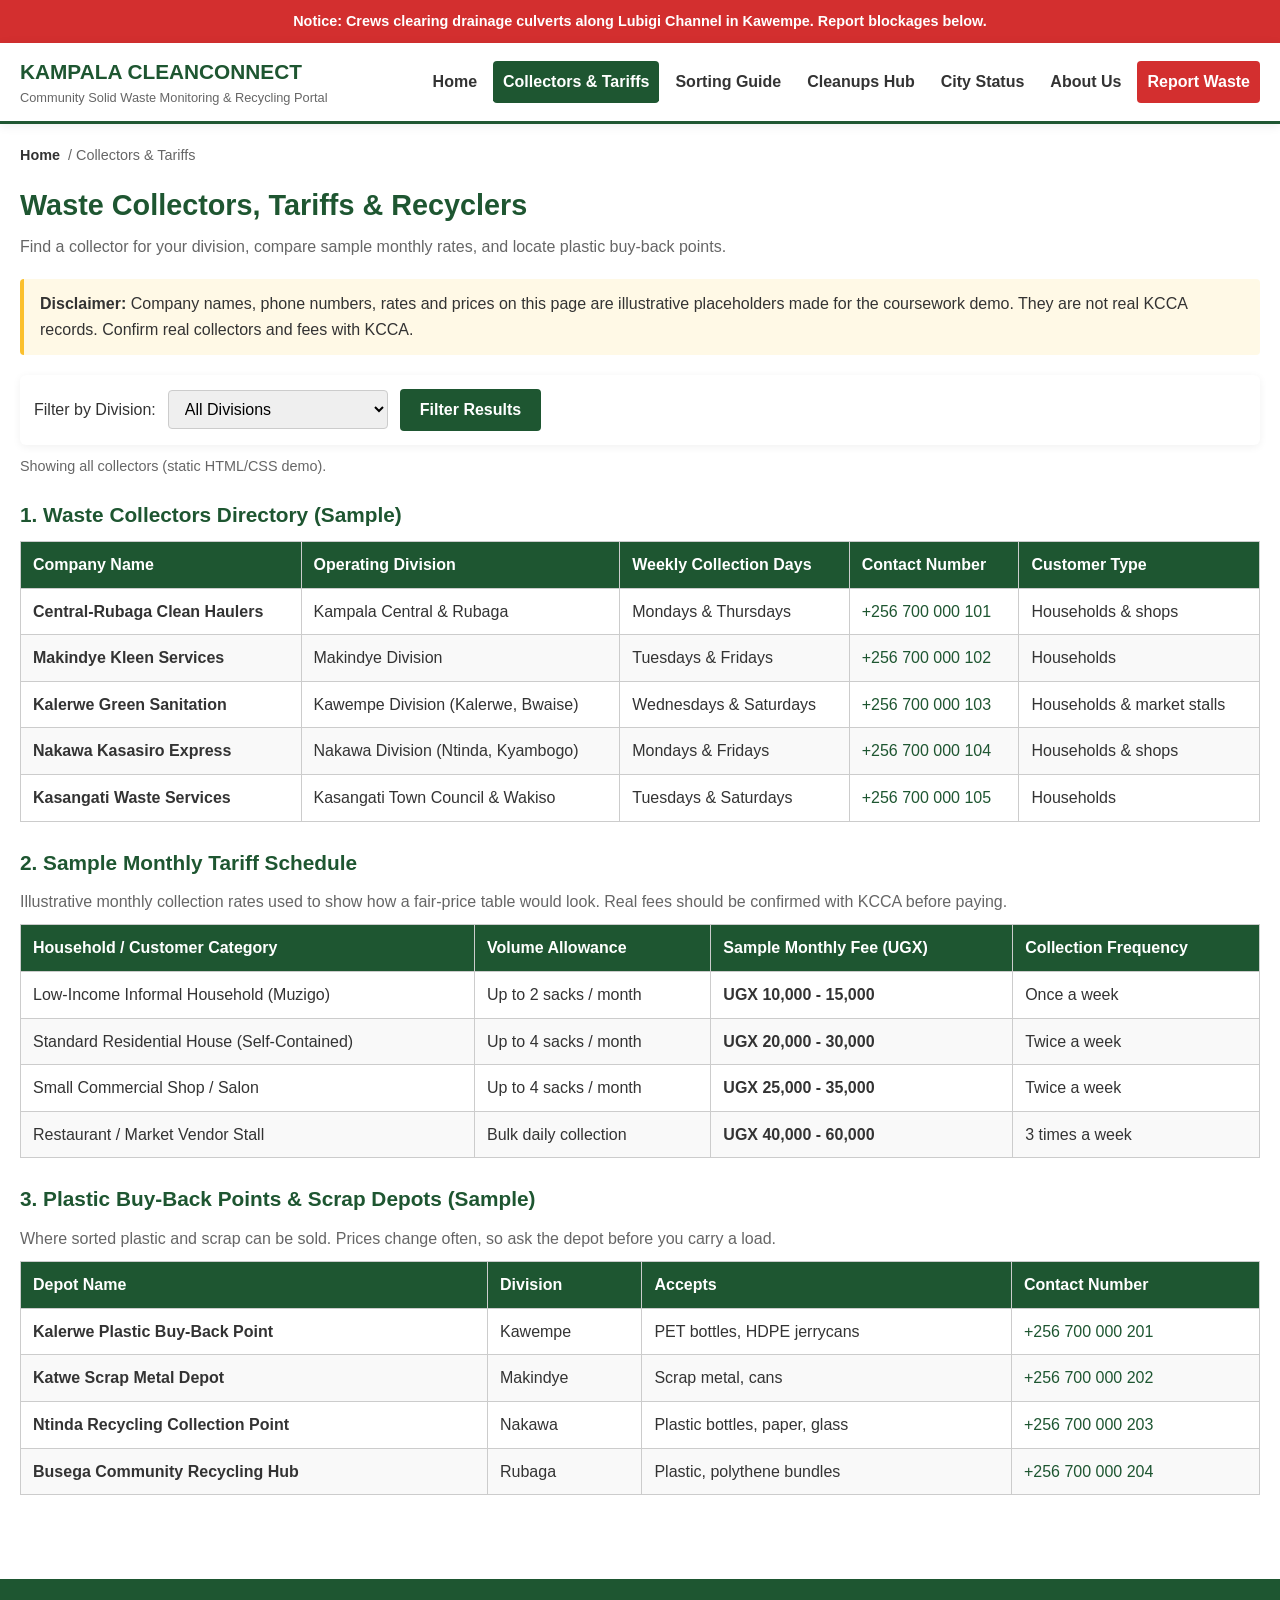
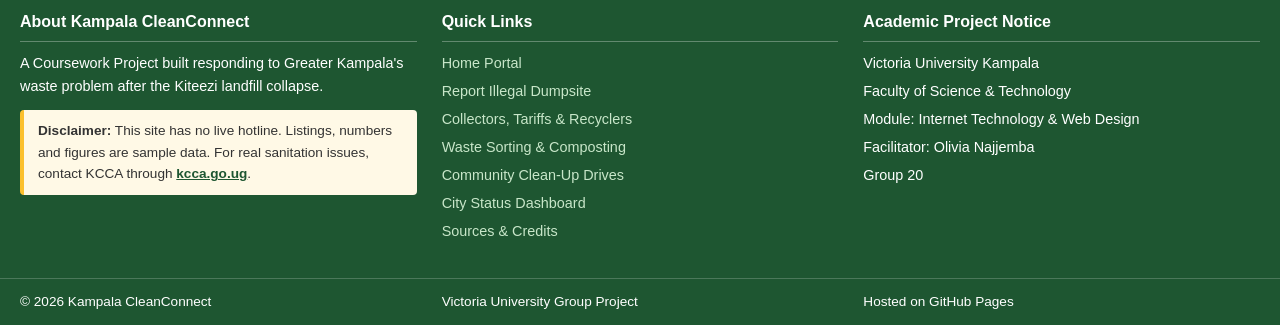
<file: directory.html>
<!DOCTYPE html>
<html lang="en">
<head>
  <meta charset="UTF-8">
  <meta name="viewport" content="width=device-width, initial-scale=1.0">
  <meta name="description" content="Sample directory of waste collectors, monthly tariffs and plastic buy-back points in Kampala.">
  <title>Collectors &amp; Tariffs</title>
  <link rel="icon" href="data:,">
  <link rel="stylesheet" href="style.css">
</head>
<body>

  <a class="skip-link" href="#main">Skip to main content</a>

  <!-- Demo Notice Strip (Member 1: Stephen Asiimwe) -->
  <div class="alert-bar">
    Notice: Crews clearing drainage culverts along Lubigi Channel in Kawempe. Report blockages below.
  </div>

  <!-- Global Header & Navigation (Members 1 & 12: Stephen Asiimwe & Adrian Kaboole Elisha) -->
  <header>
    <div class="header-container">
      <a href="index.html" class="brand">
        <span class="brand-title">KAMPALA CLEANCONNECT</span>
        <span class="brand-sub">Community Solid Waste Monitoring &amp; Recycling Portal</span>
      </a>
      <input type="checkbox" id="nav-toggle" class="nav-toggle">
      <label for="nav-toggle" class="nav-btn">&#9776; Menu</label>
      <nav aria-label="Main navigation">
        <ul>
          <li><a href="index.html">Home</a></li>
          <li><a href="directory.html" class="active" aria-current="page">Collectors &amp; Tariffs</a></li>
          <li><a href="guide.html">Sorting Guide</a></li>
          <li><a href="cleanups.html">Cleanups Hub</a></li>
          <li><a href="dashboard.html">City Status</a></li>
          <li><a href="about.html">About Us</a></li>
          <li><a href="report.html" class="btn-report">Report Waste</a></li>
        </ul>
      </nav>
    </div>
  </header>

  <main id="main" class="container">
    <nav class="breadcrumb" aria-label="Breadcrumb">
      <ol>
        <li><a href="index.html">Home</a></li>
        <li aria-current="page">Collectors &amp; Tariffs</li>
      </ol>
    </nav>

    <h1 class="section-title">Waste Collectors, Tariffs &amp; Recyclers</h1>
    <p class="section-sub">Find a collector for your division, compare sample monthly rates, and locate plastic buy-back points.</p>

    <p class="data-notice"><strong>Disclaimer:</strong> Company names, phone numbers, rates and prices on this page are illustrative placeholders made for the coursework demo. They are not real KCCA records. Confirm real collectors and fees with KCCA.</p>

    <!-- Search & Filter Bar (Member 5: Sherura Samuel) -->
    <div class="filter-bar">
      <label for="filter-div">Filter by Division:</label>
      <select id="filter-div" class="form-control">
        <option value="all">All Divisions</option>
        <option value="kawempe">Kawempe Division</option>
        <option value="makindye">Makindye Division</option>
        <option value="rubaga">Rubaga Division</option>
        <option value="nakawa">Nakawa Division</option>
        <option value="central">Central Division</option>
        <option value="kasangati">Kasangati Town Council</option>
      </select>
      <button type="button" class="btn btn-primary">Filter Results</button>
    </div>
    <p id="filter-msg" class="filter-msg">Showing all collectors (static HTML/CSS demo).</p>

    <!-- Collectors Table (Member 6: Nassiwa Gloria) -->
    <h2 class="sub-title">1. Waste Collectors Directory (Sample)</h2>
    <div class="table-wrap">
    <table class="data-table" id="haulers-table">
      <thead>
        <tr>
          <th>Company Name</th>
          <th>Operating Division</th>
          <th>Weekly Collection Days</th>
          <th>Contact Number</th>
          <th>Customer Type</th>
        </tr>
      </thead>
      <tbody>
        <tr data-division="central rubaga">
          <td><strong>Central-Rubaga Clean Haulers</strong></td>
          <td>Kampala Central &amp; Rubaga</td>
          <td>Mondays &amp; Thursdays</td>
          <td><a href="tel:+256700000101">+256 700 000 101</a></td>
          <td>Households &amp; shops</td>
        </tr>
        <tr data-division="makindye">
          <td><strong>Makindye Kleen Services</strong></td>
          <td>Makindye Division</td>
          <td>Tuesdays &amp; Fridays</td>
          <td><a href="tel:+256700000102">+256 700 000 102</a></td>
          <td>Households</td>
        </tr>
        <tr data-division="kawempe">
          <td><strong>Kalerwe Green Sanitation</strong></td>
          <td>Kawempe Division (Kalerwe, Bwaise)</td>
          <td>Wednesdays &amp; Saturdays</td>
          <td><a href="tel:+256700000103">+256 700 000 103</a></td>
          <td>Households &amp; market stalls</td>
        </tr>
        <tr data-division="nakawa">
          <td><strong>Nakawa Kasasiro Express</strong></td>
          <td>Nakawa Division (Ntinda, Kyambogo)</td>
          <td>Mondays &amp; Fridays</td>
          <td><a href="tel:+256700000104">+256 700 000 104</a></td>
          <td>Households &amp; shops</td>
        </tr>
        <tr data-division="kasangati">
          <td><strong>Kasangati Waste Services</strong></td>
          <td>Kasangati Town Council &amp; Wakiso</td>
          <td>Tuesdays &amp; Saturdays</td>
          <td><a href="tel:+256700000105">+256 700 000 105</a></td>
          <td>Households</td>
        </tr>
      </tbody>
    </table>
    </div>

    <!-- Tariff Matrix (Member 7: Katusiime Allen) -->
    <h2 class="sub-title">2. Sample Monthly Tariff Schedule</h2>
    <p class="table-intro">Illustrative monthly collection rates used to show how a fair-price table would look. Real fees should be confirmed with KCCA before paying.</p>
    <div class="table-wrap">
    <table class="data-table">
      <thead>
        <tr>
          <th>Household / Customer Category</th>
          <th>Volume Allowance</th>
          <th>Sample Monthly Fee (UGX)</th>
          <th>Collection Frequency</th>
        </tr>
      </thead>
      <tbody>
        <tr>
          <td>Low-Income Informal Household (Muzigo)</td>
          <td>Up to 2 sacks / month</td>
          <td><strong>UGX 10,000 - 15,000</strong></td>
          <td>Once a week</td>
        </tr>
        <tr>
          <td>Standard Residential House (Self-Contained)</td>
          <td>Up to 4 sacks / month</td>
          <td><strong>UGX 20,000 - 30,000</strong></td>
          <td>Twice a week</td>
        </tr>
        <tr>
          <td>Small Commercial Shop / Salon</td>
          <td>Up to 4 sacks / month</td>
          <td><strong>UGX 25,000 - 35,000</strong></td>
          <td>Twice a week</td>
        </tr>
        <tr>
          <td>Restaurant / Market Vendor Stall</td>
          <td>Bulk daily collection</td>
          <td><strong>UGX 40,000 - 60,000</strong></td>
          <td>3 times a week</td>
        </tr>
      </tbody>
    </table>
    </div>

    <!-- Recyclers Directory (CI-15, Member 7: Katusiime Allen) -->
    <h2 class="sub-title">3. Plastic Buy-Back Points &amp; Scrap Depots (Sample)</h2>
    <p class="table-intro">Where sorted plastic and scrap can be sold. Prices change often, so ask the depot before you carry a load.</p>
    <div class="table-wrap">
    <table class="data-table">
      <thead>
        <tr>
          <th>Depot Name</th>
          <th>Division</th>
          <th>Accepts</th>
          <th>Contact Number</th>
        </tr>
      </thead>
      <tbody>
        <tr>
          <td><strong>Kalerwe Plastic Buy-Back Point</strong></td>
          <td>Kawempe</td>
          <td>PET bottles, HDPE jerrycans</td>
          <td><a href="tel:+256700000201">+256 700 000 201</a></td>
        </tr>
        <tr>
          <td><strong>Katwe Scrap Metal Depot</strong></td>
          <td>Makindye</td>
          <td>Scrap metal, cans</td>
          <td><a href="tel:+256700000202">+256 700 000 202</a></td>
        </tr>
        <tr>
          <td><strong>Ntinda Recycling Collection Point</strong></td>
          <td>Nakawa</td>
          <td>Plastic bottles, paper, glass</td>
          <td><a href="tel:+256700000203">+256 700 000 203</a></td>
        </tr>
        <tr>
          <td><strong>Busega Community Recycling Hub</strong></td>
          <td>Rubaga</td>
          <td>Plastic, polythene bundles</td>
          <td><a href="tel:+256700000204">+256 700 000 204</a></td>
        </tr>
      </tbody>
    </table>
    </div>
  </main>

  <!-- Global Footer (Member 12: Adrian Kaboole Elisha) -->
  <footer>
    <div class="footer-container">
      <div class="footer-col">
        <h2>About Kampala CleanConnect</h2>
        <p>A Coursework Project built responding to Greater Kampala's waste problem after the Kiteezi landfill collapse.</p>
        <p class="footer-note"><strong>Disclaimer:</strong> This site has no live hotline. Listings, numbers and figures are sample data. For real sanitation issues, contact KCCA through <a href="https://www.kcca.go.ug" target="_blank" rel="noopener noreferrer">kcca.go.ug</a>.</p>
      </div>
      <div class="footer-col">
        <h2>Quick Links</h2>
        <ul>
          <li><a href="index.html">Home Portal</a></li>
          <li><a href="report.html">Report Illegal Dumpsite</a></li>
          <li><a href="directory.html">Collectors, Tariffs &amp; Recyclers</a></li>
          <li><a href="guide.html">Waste Sorting &amp; Composting</a></li>
          <li><a href="cleanups.html">Community Clean-Up Drives</a></li>
          <li><a href="dashboard.html">City Status Dashboard</a></li>
          <li><a href="about.html#sources">Sources &amp; Credits</a></li>
        </ul>
      </div>
      <div class="footer-col">
        <h2>Academic Project Notice</h2>
        <p>Victoria University Kampala</p>
        <p>Faculty of Science &amp; Technology</p>
        <p>Module: Internet Technology &amp; Web Design</p>
        <p>Facilitator: Olivia Najjemba</p>
        <p>Group 20</p>
      </div>
    </div>
    <div class="footer-bottom">
      <div class="footer-bottom-inner">
        <span>&copy; 2026 Kampala CleanConnect</span>
        <span>Victoria University Group Project</span>
        <span>Hosted on GitHub Pages</span>
      </div>
    </div>
  </footer>

</body>
</html>
</file>
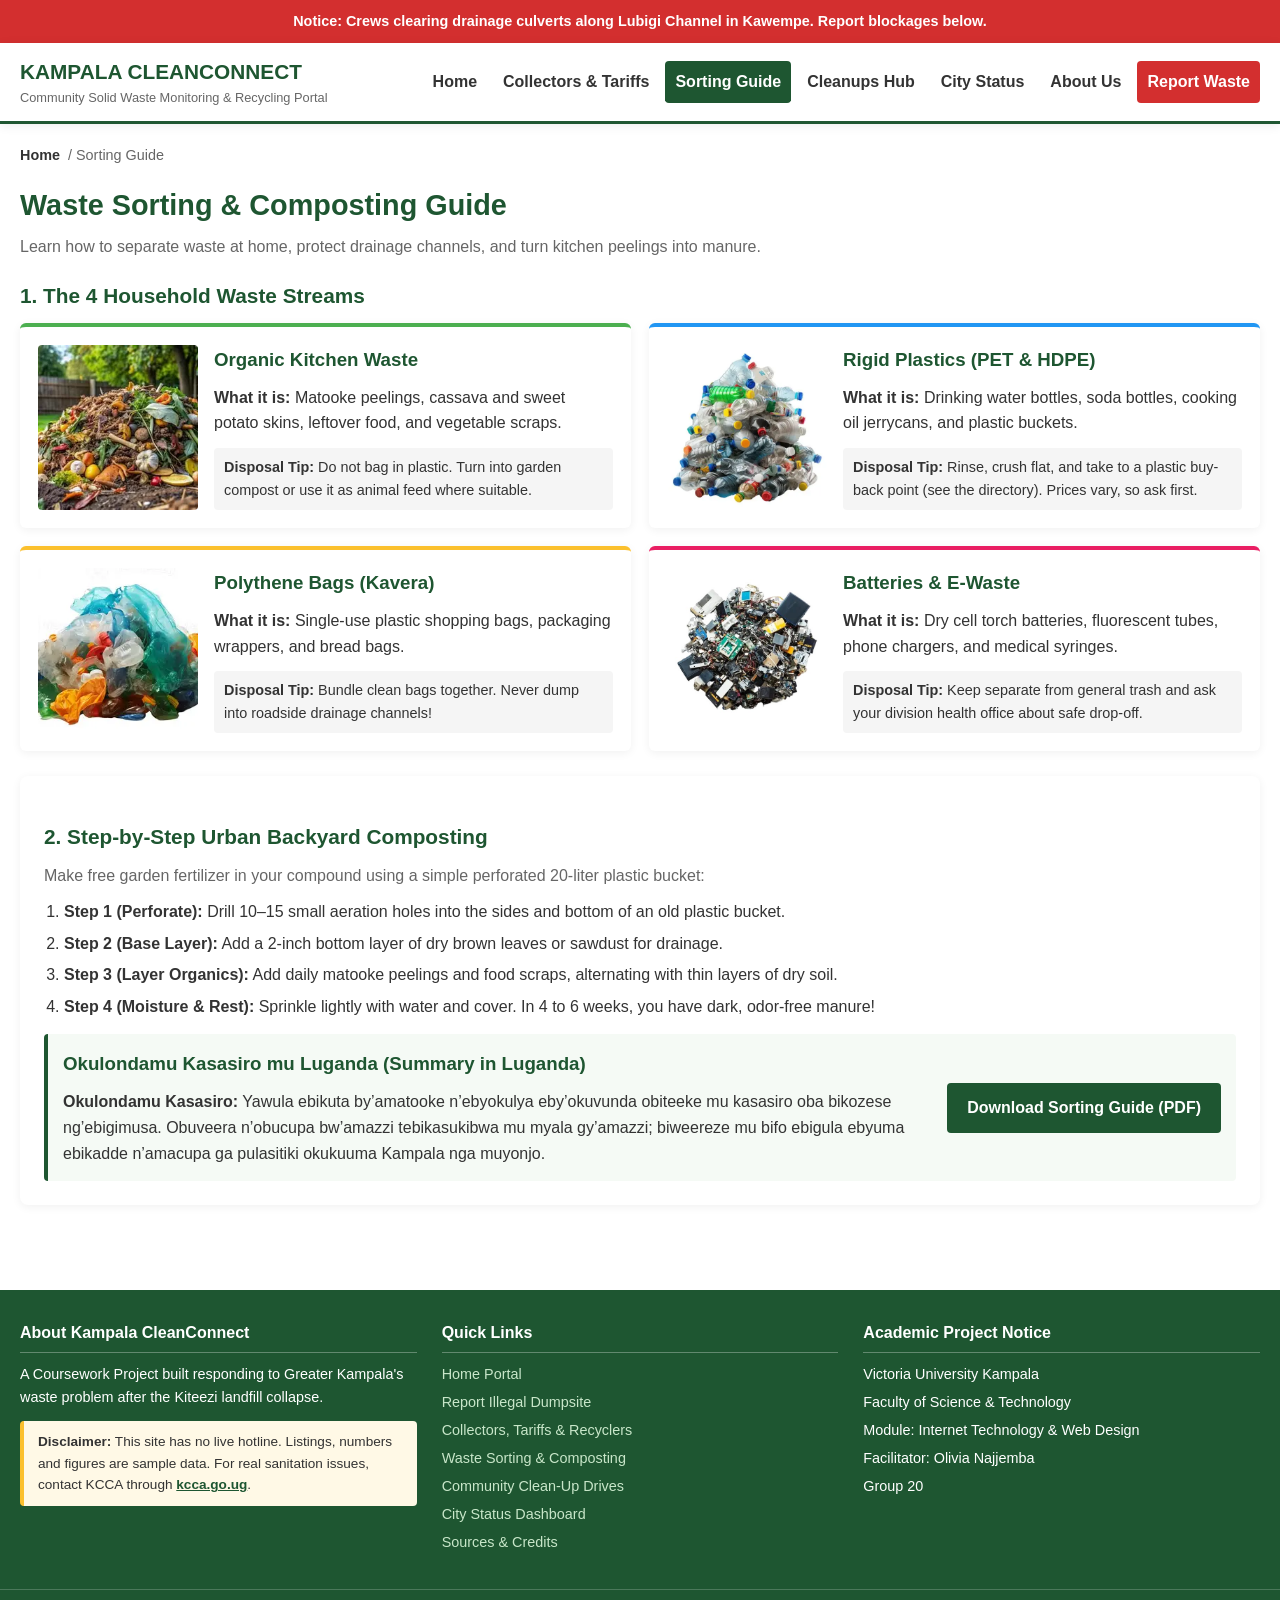
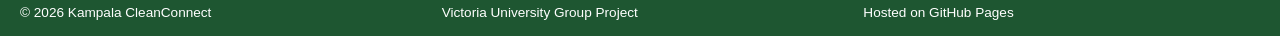
<file: guide.html>
<!DOCTYPE html>
<html lang="en">

<head>
  <meta charset="UTF-8">
  <meta name="viewport" content="width=device-width, initial-scale=1.0">
  <meta name="description" content="How to sort household waste into four streams and make compost, with a Luganda summary.">
  <title>Sorting Guide</title>
  <link rel="icon" href="data:,">
  <link rel="stylesheet" href="style.css">
</head>

<body>
  <a class="skip-link" href="#main">Skip to main content</a>

  <!-- Demo Notice Strip (Member 1: Stephen Asiimwe) -->
  <div class="alert-bar">
    Notice: Crews clearing drainage culverts along Lubigi Channel in Kawempe. Report blockages below.
  </div>

  <!-- Global Header & Navigation (Members 1 & 12: Stephen Asiimwe & Adrian Kaboole Elisha) -->
  <header>
    <div class="header-container">
      <a href="index.html" class="brand">
        <span class="brand-title">KAMPALA CLEANCONNECT</span>
        <span class="brand-sub">Community Solid Waste Monitoring &amp; Recycling Portal</span>
      </a>
      <input type="checkbox" id="nav-toggle" class="nav-toggle">
      <label for="nav-toggle" class="nav-btn">&#9776; Menu</label>
      <nav aria-label="Main navigation">
        <ul>
          <li><a href="index.html">Home</a></li>
          <li><a href="directory.html">Collectors &amp; Tariffs</a></li>
          <li><a href="guide.html" class="active" aria-current="page">Sorting Guide</a></li>
          <li><a href="cleanups.html">Cleanups Hub</a></li>
          <li><a href="dashboard.html">City Status</a></li>
          <li><a href="about.html">About Us</a></li>
          <li><a href="report.html" class="btn-report">Report Waste</a></li>
        </ul>
      </nav>
    </div>
  </header>

  <main id="main" class="container">
    <nav class="breadcrumb" aria-label="Breadcrumb">
      <ol>
        <li><a href="index.html">Home</a></li>
        <li aria-current="page">Sorting Guide</li>
      </ol>
    </nav>

    <h1 class="section-title">Waste Sorting &amp; Composting Guide</h1>
    <p class="section-sub">Learn how to separate waste at home, protect drainage channels, and turn kitchen peelings into manure.</p>

    <!-- Waste Sorting Cards (Member 8: Peter Nyakoojo Kyle) -->
    <h2 class="sub-title">1. The 4 Household Waste Streams</h2>
    <div class="card-grid">
      <div class="info-card stream-card organic">
        <div class="stream-media">
          <img src="assets/organic_waste.webp" alt="Pile of organic kitchen scraps, vegetable peelings, and garden compost">
        </div>
        <div class="stream-body">
          <h3>Organic Kitchen Waste</h3>
          <p><strong>What it is:</strong> Matooke peelings, cassava and sweet potato skins, leftover food, and vegetable scraps.</p>
          <p class="card-tip"><strong>Disposal Tip:</strong> Do not bag in plastic. Turn into garden compost or use it as animal feed where suitable.</p>
        </div>
      </div>

      <div class="info-card stream-card plastic">
        <div class="stream-media">
          <img src="assets/plastic_waste.webp" alt="Sorted stack of rigid PET drinking water and soda plastic bottles for recycling">
        </div>
        <div class="stream-body">
          <h3>Rigid Plastics (PET &amp; HDPE)</h3>
          <p><strong>What it is:</strong> Drinking water bottles, soda bottles, cooking oil jerrycans, and plastic buckets.</p>
          <p class="card-tip"><strong>Disposal Tip:</strong> Rinse, crush flat, and take to a plastic buy-back point (see the directory). Prices vary, so ask first.</p>
        </div>
      </div>

      <div class="info-card stream-card kavera">
        <div class="stream-media">
          <img src="assets/polyethene.webp" alt="Bundle of single-use polythene shopping bags known locally as kavera">
        </div>
        <div class="stream-body">
          <h3>Polythene Bags (Kavera)</h3>
          <p><strong>What it is:</strong> Single-use plastic shopping bags, packaging wrappers, and bread bags.</p>
          <p class="card-tip"><strong>Disposal Tip:</strong> Bundle clean bags together. Never dump into roadside drainage channels!</p>
        </div>
      </div>

      <div class="info-card stream-card toxic">
        <div class="stream-media">
          <img src="assets/e_waste.jpg" alt="Discarded electronic waste including circuit boards, batteries, and cables">
        </div>
        <div class="stream-body">
          <h3>Batteries &amp; E-Waste</h3>
          <p><strong>What it is:</strong> Dry cell torch batteries, fluorescent tubes, phone chargers, and medical syringes.</p>
          <p class="card-tip"><strong>Disposal Tip:</strong> Keep separate from general trash and ask your division health office about safe drop-off.</p>
        </div>
      </div>
    </div>

    <!-- Composting & Luganda Translation (Member 9: Joshua Mwijuka) -->
    <section class="guide-panel">
      <h2 class="sub-title">2. Step-by-Step Urban Backyard Composting</h2>
      <p class="table-intro">Make free garden fertilizer in your compound using a simple perforated 20-liter plastic bucket:</p>
      <ol class="compost-list">
        <li><strong>Step 1 (Perforate):</strong> Drill 10&ndash;15 small aeration holes into the sides and bottom of an old plastic bucket.</li>
        <li><strong>Step 2 (Base Layer):</strong> Add a 2-inch bottom layer of dry brown leaves or sawdust for drainage.</li>
        <li><strong>Step 3 (Layer Organics):</strong> Add daily matooke peelings and food scraps, alternating with thin layers of dry soil.</li>
        <li><strong>Step 4 (Moisture &amp; Rest):</strong> Sprinkle lightly with water and cover. In 4 to 6 weeks, you have dark, odor-free manure!</li>
      </ol>

      <!-- Luganda Translation Box (Bilingual Inclusion) -->
      <div class="luganda-box">
        <div class="luganda-text">
          <h3>Okulondamu Kasasiro mu Luganda (Summary in Luganda)</h3>
          <p lang="lg">
            <strong>Okulondamu Kasasiro:</strong> Yawula ebikuta by’amatooke n’ebyokulya eby’okuvunda obiteeke mu kasasiro oba bikozese ng’ebigimusa. Obuveera n’obucupa bw’amazzi tebikasukibwa mu myala gy’amazzi; biweereze mu bifo ebigula ebyuma ebikadde n’amacupa ga pulasitiki okukuuma Kampala nga muyonjo.
          </p>
        </div>
        <a href="assets/sorting-guide.pdf" download="Kampala-CleanConnect-Sorting-Guide.pdf" class="btn btn-primary luganda-btn">Download Sorting Guide (PDF)</a>
      </div>
    </section>
  </main>

  <!-- Global Footer (Member 12: Adrian Kaboole Elisha) -->
  <footer>
    <div class="footer-container">
      <div class="footer-col">
        <h2>About Kampala CleanConnect</h2>
        <p>A Coursework Project built responding to Greater Kampala's waste problem after the Kiteezi landfill collapse.</p>
        <p class="footer-note"><strong>Disclaimer:</strong> This site has no live hotline. Listings, numbers and figures are sample data. For real sanitation issues, contact KCCA through <a href="https://www.kcca.go.ug" target="_blank" rel="noopener noreferrer">kcca.go.ug</a>.</p>
      </div>
      <div class="footer-col">
        <h2>Quick Links</h2>
        <ul>
          <li><a href="index.html">Home Portal</a></li>
          <li><a href="report.html">Report Illegal Dumpsite</a></li>
          <li><a href="directory.html">Collectors, Tariffs &amp; Recyclers</a></li>
          <li><a href="guide.html">Waste Sorting &amp; Composting</a></li>
          <li><a href="cleanups.html">Community Clean-Up Drives</a></li>
          <li><a href="dashboard.html">City Status Dashboard</a></li>
          <li><a href="about.html#sources">Sources &amp; Credits</a></li>
        </ul>
      </div>
      <div class="footer-col">
        <h2>Academic Project Notice</h2>
        <p>Victoria University Kampala</p>
        <p>Faculty of Science &amp; Technology</p>
        <p>Module: Internet Technology &amp; Web Design</p>
        <p>Facilitator: Olivia Najjemba</p>
        <p>Group 20</p>
      </div>
    </div>
    <div class="footer-bottom">
      <div class="footer-bottom-inner">
        <span>&copy; 2026 Kampala CleanConnect</span>
        <span>Victoria University Group Project</span>
        <span>Hosted on GitHub Pages</span>
      </div>
    </div>
  </footer>

</body>
</html>
</file>
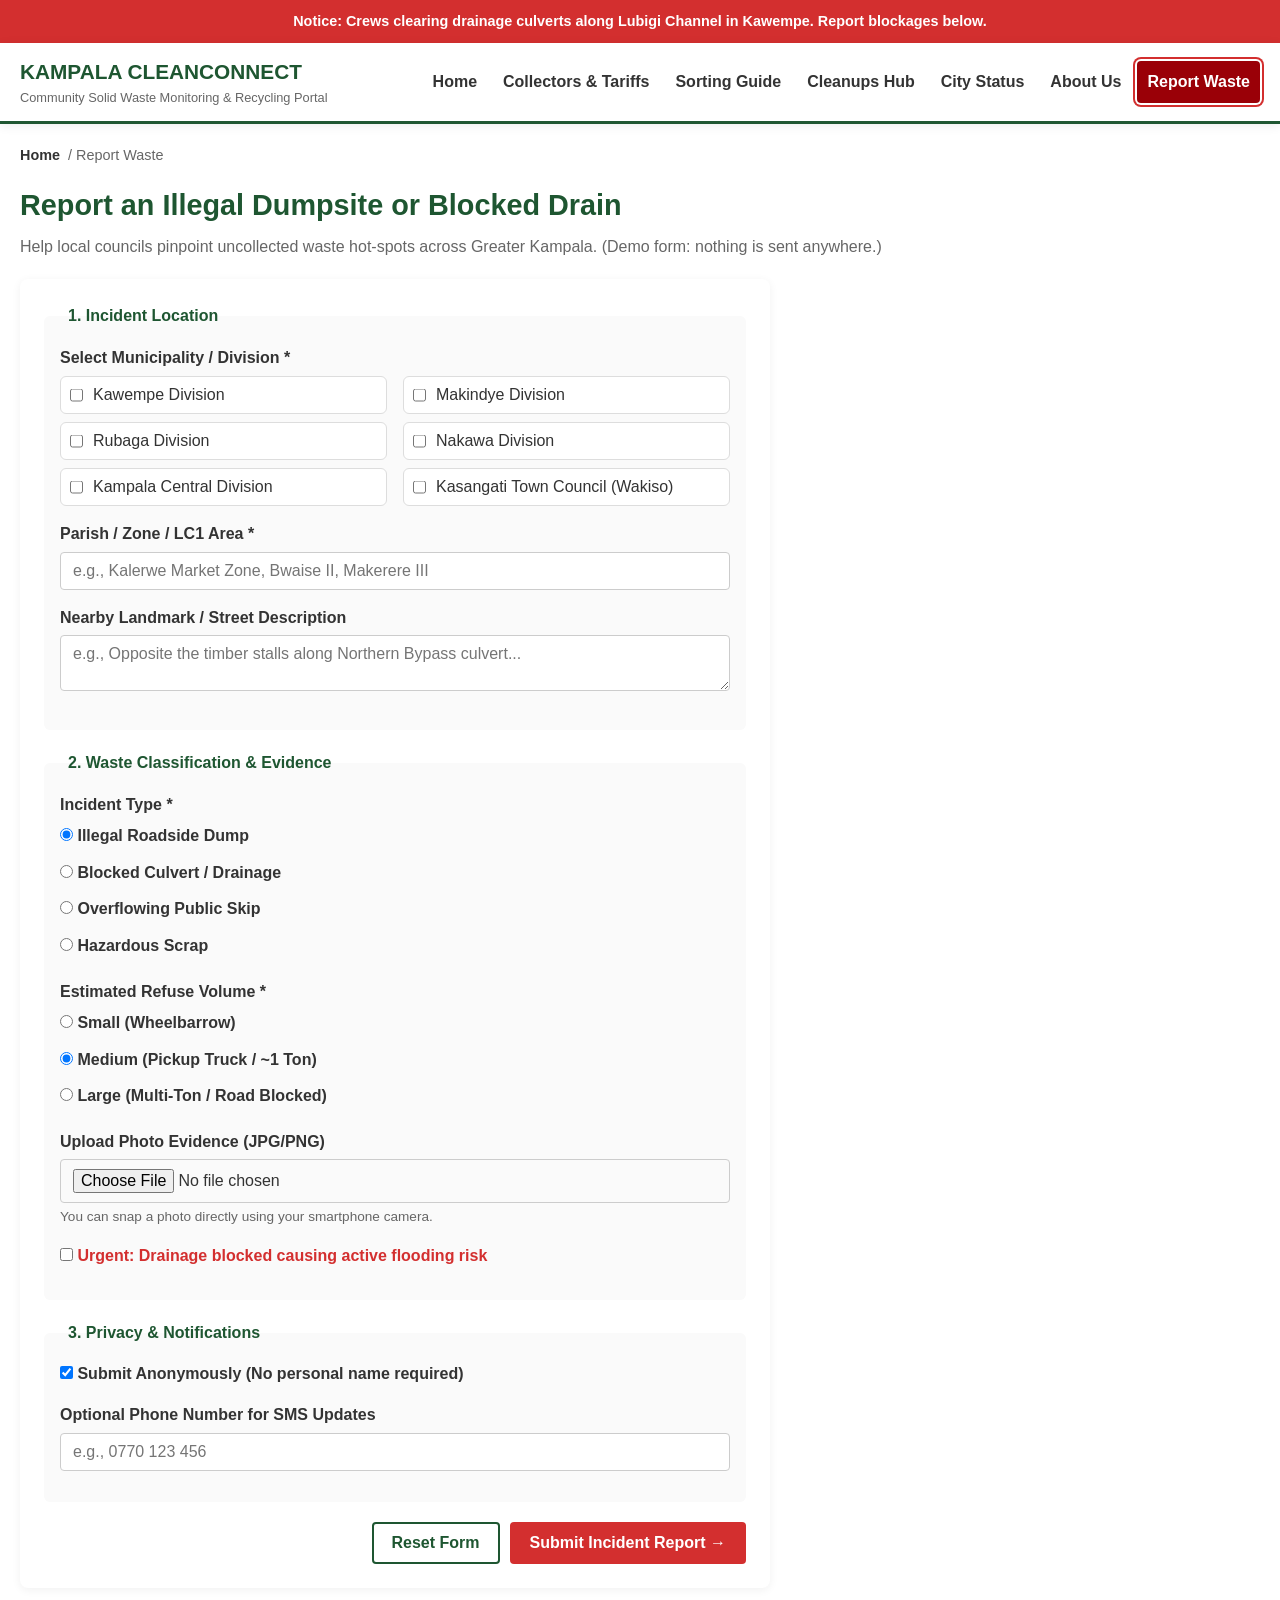
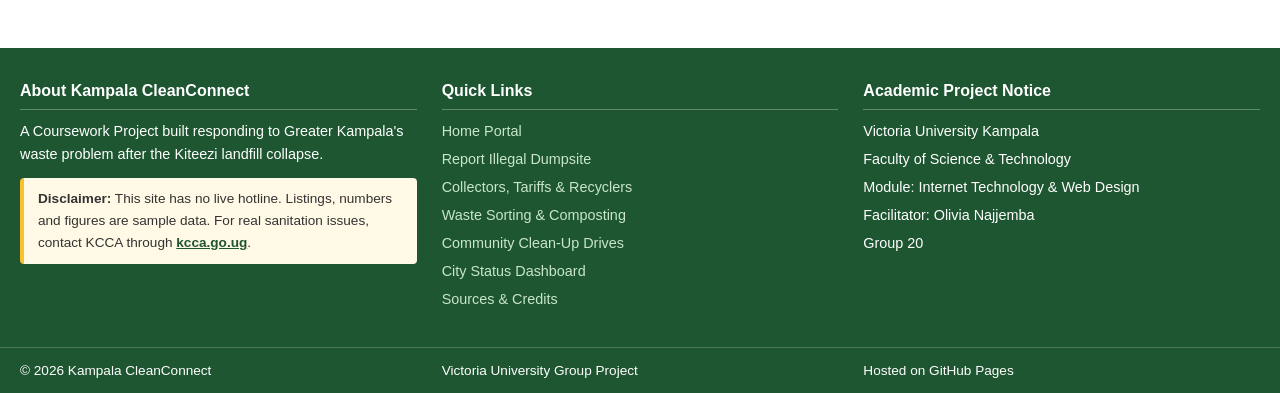
<file: report.html>
<!DOCTYPE html>
<html lang="en">
<head>
  <meta charset="UTF-8">
  <meta name="viewport" content="width=device-width, initial-scale=1.0">
  <meta name="description" content="Report an illegal dumpsite or blocked drain in Kampala with location, waste type and a photo.">
  <title>Report Waste</title>
  <link rel="icon" href="data:,">
  <link rel="stylesheet" href="style.css">
</head>
<body>

  <a class="skip-link" href="#main">Skip to main content</a>

  <!-- Demo Notice Strip (Member 1: Stephen Asiimwe) -->
  <div class="alert-bar">
    Notice: Crews clearing drainage culverts along Lubigi Channel in Kawempe. Report blockages below.
  </div>

  <!-- Global Header & Navigation (Members 1 & 12: Stephen Asiimwe & Adrian Kaboole Elisha) -->
  <header>
    <div class="header-container">
      <a href="index.html" class="brand">
        <span class="brand-title">KAMPALA CLEANCONNECT</span>
        <span class="brand-sub">Community Solid Waste Monitoring &amp; Recycling Portal</span>
      </a>
      <input type="checkbox" id="nav-toggle" class="nav-toggle">
      <label for="nav-toggle" class="nav-btn">&#9776; Menu</label>
      <nav aria-label="Main navigation">
        <ul>
          <li><a href="index.html">Home</a></li>
          <li><a href="directory.html">Collectors &amp; Tariffs</a></li>
          <li><a href="guide.html">Sorting Guide</a></li>
          <li><a href="cleanups.html">Cleanups Hub</a></li>
          <li><a href="dashboard.html">City Status</a></li>
          <li><a href="about.html">About Us</a></li>
          <li><a href="report.html" class="btn-report active" aria-current="page">Report Waste</a></li>
        </ul>
      </nav>
    </div>
  </header>

  <main id="main" class="container">
    <nav class="breadcrumb" aria-label="Breadcrumb">
      <ol>
        <li><a href="index.html">Home</a></li>
        <li aria-current="page">Report Waste</li>
      </ol>
    </nav>

    <h1 class="section-title">Report an Illegal Dumpsite or Blocked Drain</h1>
    <p class="section-sub">Help local councils pinpoint uncollected waste hot-spots across Greater Kampala. (Demo form: nothing is sent anywhere.)</p>

    <div id="report-sent" class="confirm-box" role="status">
      <p><strong>Demo Confirmation:</strong> Your sample incident report has been logged. Reference ticket: <strong>KCC-2026-KW-014</strong>. (Coursework demo: no data is sent or stored.)</p>
      <a href="#main" class="btn btn-outline btn-small">Dismiss</a>
    </div>

    <div class="form-box">
      <form action="#report-sent" method="get">

        <!-- Incident Location (Member 3: Emmason Nsiimire) -->
        <fieldset>
          <legend>1. Incident Location</legend>

          <div class="form-group">
            <span class="field-label">Select Municipality / Division *</span>
            <div class="division-grid">
              <div class="division-option">
                <input type="checkbox" id="div-kawempe" name="division" value="kawempe" class="division-check">
                <label for="div-kawempe" class="division-label">Kawempe Division</label>
              </div>
              <div class="division-option">
                <input type="checkbox" id="div-makindye" name="division" value="makindye" class="division-check">
                <label for="div-makindye" class="division-label">Makindye Division</label>
              </div>
              <div class="division-option">
                <input type="checkbox" id="div-rubaga" name="division" value="rubaga" class="division-check">
                <label for="div-rubaga" class="division-label">Rubaga Division</label>
              </div>
              <div class="division-option">
                <input type="checkbox" id="div-nakawa" name="division" value="nakawa" class="division-check">
                <label for="div-nakawa" class="division-label">Nakawa Division</label>
              </div>
              <div class="division-option">
                <input type="checkbox" id="div-central" name="division" value="central" class="division-check">
                <label for="div-central" class="division-label">Kampala Central Division</label>
              </div>
              <div class="division-option">
                <input type="checkbox" id="div-kasangati" name="division" value="kasangati" class="division-check">
                <label for="div-kasangati" class="division-label">Kasangati Town Council (Wakiso)</label>
              </div>
            </div>
          </div>

          <div class="form-group">
            <label for="parish">Parish / Zone / LC1 Area *</label>
            <input type="text" id="parish" name="parish" class="form-control" placeholder="e.g., Kalerwe Market Zone, Bwaise II, Makerere III" required>
          </div>

          <div class="form-group">
            <label for="landmark">Nearby Landmark / Street Description</label>
            <textarea id="landmark" name="landmark" class="form-control" rows="2" placeholder="e.g., Opposite the timber stalls along Northern Bypass culvert..."></textarea>
          </div>
        </fieldset>

        <!-- Incident Details & Photo (Member 4: Crissy Kamwesigye) -->
        <fieldset>
          <legend>2. Waste Classification &amp; Evidence</legend>

          <div class="form-group">
            <span class="field-label">Incident Type *</span>
            <div class="radio-group">
              <label class="radio-label"><input type="radio" name="incident_type" value="roadside_dump" required checked> Illegal Roadside Dump</label>
              <label class="radio-label"><input type="radio" name="incident_type" value="blocked_drain"> Blocked Culvert / Drainage</label>
              <label class="radio-label"><input type="radio" name="incident_type" value="overflow_skip"> Overflowing Public Skip</label>
              <label class="radio-label"><input type="radio" name="incident_type" value="toxic"> Hazardous Scrap</label>
            </div>
          </div>

          <div class="form-group">
            <span class="field-label">Estimated Refuse Volume *</span>
            <div class="radio-group">
              <label class="radio-label"><input type="radio" name="volume" value="small"> Small (Wheelbarrow)</label>
              <label class="radio-label"><input type="radio" name="volume" value="medium" checked> Medium (Pickup Truck / ~1 Ton)</label>
              <label class="radio-label"><input type="radio" name="volume" value="large"> Large (Multi-Ton / Road Blocked)</label>
            </div>
          </div>

          <div class="form-group">
            <label for="photo">Upload Photo Evidence (JPG/PNG)</label>
            <input type="file" id="photo" name="photo" class="form-control" accept="image/*">
            <small class="hint">You can snap a photo directly using your smartphone camera.</small>
          </div>

          <div class="form-group">
            <label class="checkbox-label urgent">
              <input type="checkbox" name="flood_risk"> Urgent: Drainage blocked causing active flooding risk
            </label>
          </div>
        </fieldset>

        <!-- Privacy & Notification -->
        <fieldset>
          <legend>3. Privacy &amp; Notifications</legend>
          <div class="form-group">
            <label class="checkbox-label">
              <input type="checkbox" name="anonymous" checked> Submit Anonymously (No personal name required)
            </label>
          </div>
          <div class="form-group">
            <label for="phone">Optional Phone Number for SMS Updates</label>
            <input type="tel" id="phone" name="phone" class="form-control" placeholder="e.g., 0770 123 456">
          </div>
        </fieldset>

        <div class="form-actions">
          <button type="reset" class="btn btn-outline">Reset Form</button>
          <button type="submit" class="btn btn-alert">Submit Incident Report &rarr;</button>
        </div>

      </form>
    </div>
  </main>

  <!-- Global Footer (Member 12: Adrian Kaboole Elisha) -->
  <footer>
    <div class="footer-container">
      <div class="footer-col">
        <h2>About Kampala CleanConnect</h2>
        <p>A Coursework Project built responding to Greater Kampala's waste problem after the Kiteezi landfill collapse.</p>
        <p class="footer-note"><strong>Disclaimer:</strong> This site has no live hotline. Listings, numbers and figures are sample data. For real sanitation issues, contact KCCA through <a href="https://www.kcca.go.ug" target="_blank" rel="noopener noreferrer">kcca.go.ug</a>.</p>
      </div>
      <div class="footer-col">
        <h2>Quick Links</h2>
        <ul>
          <li><a href="index.html">Home Portal</a></li>
          <li><a href="report.html">Report Illegal Dumpsite</a></li>
          <li><a href="directory.html">Collectors, Tariffs &amp; Recyclers</a></li>
          <li><a href="guide.html">Waste Sorting &amp; Composting</a></li>
          <li><a href="cleanups.html">Community Clean-Up Drives</a></li>
          <li><a href="dashboard.html">City Status Dashboard</a></li>
          <li><a href="about.html#sources">Sources &amp; Credits</a></li>
        </ul>
      </div>
      <div class="footer-col">
        <h2>Academic Project Notice</h2>
        <p>Victoria University Kampala</p>
        <p>Faculty of Science &amp; Technology</p>
        <p>Module: Internet Technology &amp; Web Design</p>
        <p>Facilitator: Olivia Najjemba</p>
        <p>Group 20</p>
      </div>
    </div>
    <div class="footer-bottom">
      <div class="footer-bottom-inner">
        <span>&copy; 2026 Kampala CleanConnect</span>
        <span>Victoria University Group Project</span>
        <span>Hosted on GitHub Pages</span>
      </div>
    </div>
  </footer>

</body>
</html>
</file>
<file: style.css>
/* ==========================================================================
   KAMPALA CLEANCONNECT STYLESHEET
   ========================================================================== */

/* --------------------------------------------------------------------------
   1. THEME COLORS
   -------------------------------------------------------------------------- */
:root {
  --primary: #1e5631;  /* Main Green brand color */
  --alert: #d32f2f;    /* Alert Red color */
}

/* --------------------------------------------------------------------------
   2. BASIC PAGE RESET & TYPOGRAPHY
   -------------------------------------------------------------------------- */
* {
  box-sizing: border-box;
  margin: 0;
  padding: 0;
}

body {
  font-family: Arial, sans-serif;
  line-height: 1.6;
  color: #333;
}

a {
  color: var(--primary);
  text-decoration: none;
}

a:hover {
  text-decoration: underline;
}

h1, h2, h3, h4 {
  color: var(--primary);
  margin-bottom: 10px;
}

p {
  margin-bottom: 12px;
}

/* Page container to center content */
.container {
  max-width: 1320px;
  margin: 0 auto;
  padding: 20px;
}

/* Headings and subtitles */
.section-title {
  font-size: 1.8rem;
  margin-bottom: 6px;
}

.section-sub {
  color: #666;
  margin-bottom: 20px;
}

.sub-title {
  font-size: 1.3rem;
  margin: 20px 0 10px 0;
}

/* Accessibility skip link */
.skip-link {
  position: absolute;
  top: -100px;
  left: 0;
  background: var(--primary);
  color: white;
  padding: 8px 16px;
  z-index: 100;
}

.skip-link:focus {
  top: 0;
}

/* --------------------------------------------------------------------------
   3. ALERT MESSAGES & NOTICES
   -------------------------------------------------------------------------- */
/* Red warning bar at top of page */
.alert-bar {
  background-color: var(--alert);
  color: white;
  padding: 10px 16px;
  font-weight: bold;
  text-align: center;
  font-size: 0.9rem;
}

/* Yellow warning box for sample data notices */
.data-notice {
  background-color: #fff9e6;
  border-left: 4px solid #fbc02d;
  padding: 12px 16px;
  margin-bottom: 20px;
  border-radius: 4px;
}

/* Pure-CSS :target confirmation box (Zero JS) */
.confirm-box {
  display: none;
  background-color: #e8f5e9;
  border-left: 4px solid var(--primary);
  padding: 14px 16px;
  margin-bottom: 20px;
  border-radius: 4px;
  align-items: center;
  justify-content: space-between;
  gap: 12px;
  flex-wrap: wrap;
}

.confirm-box p {
  margin-bottom: 0;
}

.confirm-box:target {
  display: flex;
}

/* --------------------------------------------------------------------------
   4. GLOBAL HEADER & NAVIGATION
   -------------------------------------------------------------------------- */
header {
  border-bottom: 3px solid var(--primary);
  position: sticky;
  top: 0;
  background: white;
  z-index: 99;
  box-shadow: 0 2px 10px rgba(0, 0, 0, 0.08);
}

.header-container {
  max-width: 1320px;
  margin: 0 auto;
  padding: 12px 20px;
  display: flex;
  justify-content: space-between;
  align-items: center;
  flex-wrap: wrap;
  gap: 10px;
}

.brand {
  text-decoration: none;
}

.brand-title {
  display: block;
  font-size: 1.3rem;
  font-weight: bold;
  color: var(--primary);
}

.brand-sub {
  display: block;
  font-size: 0.8rem;
  color: #666;
}

/* Navigation Menu */
nav ul {
  list-style: none;
  display: flex;
  flex-wrap: wrap;
  gap: 6px;
}

nav a {
  position: relative;
  display: inline-block;
  padding: 8px 10px;
  color: #333;
  font-weight: bold;
  border-radius: 4px;
  white-space: nowrap;
  transition: color 0.3s ease, background-color 0.3s ease;
}

nav a:not(.btn-report)::before {
  content: "";
  position: absolute;
  left: 0;
  bottom: 2px;
  width: 0;
  height: 2px;
  background-color: var(--primary);
  transition: width 0.3s ease-in-out;
}

nav a:not(.btn-report):hover::before,
nav a:not(.btn-report).active::before {
  width: 100%;
}

nav a:hover {
  background-color: #e8f5e9;
  color: var(--primary);
  text-decoration: none;
}

nav a:not(.btn-report).active,
nav a:not(.btn-report).active:hover {
  background-color: var(--primary);
  color: white;
  text-decoration: none;
}

/* Red "Report Waste" highlight button in navigation */
.btn-report {
  background-color: var(--alert);
  color: white !important;
}

.btn-report:hover {
  background-color: #b71c1c;
  color: white !important;
}

nav a.btn-report.active {
  background-color: #9a0007;
  box-shadow: 0 0 0 2px white, 0 0 0 4px var(--alert);
}

/* Mobile Hamburger Menu */
.nav-toggle {
  display: none;
}

.nav-btn {
  display: none;
  cursor: pointer;
  padding: 6px 12px;
  border: 2px solid var(--primary);
  border-radius: 4px;
  font-weight: bold;
  color: var(--primary);
}

/* Breadcrumb navigation */
.breadcrumb ol {
  list-style: none;
  display: flex;
  flex-wrap: nowrap;
  align-items: center;
  white-space: nowrap;
  gap: 8px;
  font-size: 0.9rem;
  margin-bottom: 15px;
  color: #666;
}

.breadcrumb a {
  padding: 0;
}

.breadcrumb a::before {
  display: none;
}

.breadcrumb li + li::before {
  content: "/ ";
  color: #666;
}

/* --------------------------------------------------------------------------
   5. BUTTONS (PRIMARY, OUTLINE, ALERT)
   -------------------------------------------------------------------------- */
.btn {
  display: inline-block;
  padding: 10px 18px;
  font-size: 1rem;
  font-weight: bold;
  border-radius: 4px;
  border: 2px solid transparent;
  cursor: pointer;
  text-align: center;
}

.btn:hover {
  text-decoration: none;
}

/* Primary Green Button */
.btn-primary {
  background-color: var(--primary);
  color: white;
}

.btn-primary:hover {
  opacity: 0.9;
}

/* Outline Green Button */
.btn-outline {
  background-color: transparent;
  border-color: var(--primary);
  color: var(--primary);
}

.btn-outline:hover {
  background-color: var(--primary);
  color: white;
}

/* Alert Red Button */
.btn-alert {
  background-color: var(--alert);
  color: white;
}

.btn-alert:hover {
  background-color: #b71c1c;
}

.btn-small {
  padding: 6px 12px;
  font-size: 0.85rem;
}

.btn-block {
  display: block;
  width: 100%;
}

/* --------------------------------------------------------------------------
   6. HERO SECTION & STAT CARDS
   -------------------------------------------------------------------------- */
.hero {
  border-radius: 8px;
  padding: 30px;
  margin-bottom: 30px;
  display: grid;
  grid-template-columns: 1.5fr 1fr;
  gap: 24px;
  align-items: center;
  background-color: #f5faf5;
}

.hero h1 {
  font-size: 2rem;
  margin-bottom: 12px;
}

.hero p {
  font-size: 1.05rem;
  margin-bottom: 18px;
}

.hero-actions {
  display: flex;
  gap: 48px;
  flex-wrap: wrap;
}

.telemetry-card {
  border-radius: 6px;
  padding: 18px;
  background: white;
  box-shadow: 0 2px 10px rgba(0, 0, 0, 0.06);
}

.telemetry-card h2 {
  font-size: 1.1rem;
  padding-bottom: 6px;
  margin-bottom: 12px;
}

.sample-note {
  font-size: 0.8rem;
  color: #666;
  margin-top: 10px;
}

/* Number statistics grids */
.stat-grid {
  display: grid;
  grid-template-columns: 1fr 1fr;
  gap: 10px;
}

.stat-grid-4 {
  display: grid;
  grid-template-columns: repeat(4, 1fr);
  gap: 15px;
  margin-bottom: 30px;
}

.stat-box {
  border-radius: 6px;
  padding: 12px;
  text-align: center;
  background: white;
  box-shadow: 0 2px 8px rgba(0, 0, 0, 0.05);
}

.stat-num {
  font-size: 1.6rem;
  font-weight: bold;
  color: var(--primary);
}

.stat-green { color: var(--primary); }
.stat-red   { color: var(--alert); }
.stat-blue  { color: #1565c0; }

.stat-label {
  display: block;
  font-size: 0.8rem;
  color: #666;
  text-transform: uppercase;
}

/* --------------------------------------------------------------------------
   7. SECTIONS, PANELS & CARDS
   -------------------------------------------------------------------------- */
.panel,
.guide-panel {
  border-radius: 8px;
  padding: 24px;
  margin-bottom: 25px;
  background: white;
  box-shadow: 0 2px 10px rgba(0, 0, 0, 0.06);
}

/* 3-Step Process */
.steps-section {
  margin-bottom: 30px;
}

.step-cards {
  display: grid;
  grid-template-columns: repeat(3, 1fr);
  gap: 16px;
}

.step-card {
  border-radius: 6px;
  padding: 20px;
  background: white;
  box-shadow: 0 2px 10px rgba(0, 0, 0, 0.06);
}

.step-num {
  display: inline-block;
  width: 32px;
  height: 32px;
  line-height: 32px;
  text-align: center;
  background-color: var(--alert);
  color: white;
  font-weight: bold;
  border-radius: 50%;
  margin-bottom: 10px;
}

/* Waste Sorting Cards */
.card-grid {
  display: grid;
  grid-template-columns: 1fr 1fr;
  gap: 18px;
  margin-bottom: 25px;
}

.info-card {
  border-top: 4px solid var(--primary);
  border-radius: 6px;
  padding: 18px;
  background: white;
  box-shadow: 0 2px 10px rgba(0, 0, 0, 0.06);
}

.info-card.organic { border-top-color: #4caf50; }
.info-card.plastic { border-top-color: #2196f3; }
.info-card.kavera  { border-top-color: #fbc02d; }
.info-card.toxic   { border-top-color: #e91e63; }

/* Waste Sorting Cards with Left Image & Right Text */
.stream-card {
  display: grid;
  grid-template-columns: 160px 1fr;
  gap: 16px;
  align-items: stretch;
}

.stream-media {
  border-radius: 4px;
  overflow: hidden;
  background-color: #f5f5f5;
}

.stream-media img {
  display: block;
  width: 100%;
  height: 100%;
  min-height: 150px;
  object-fit: cover;
}

.stream-body {
  display: flex;
  flex-direction: column;
}

.stream-body .card-tip {
  margin-top: auto;
  margin-bottom: 0;
}

.card-tip {
  background-color: #f5f5f5;
  padding: 8px 10px;
  border-radius: 4px;
  font-size: 0.9rem;
}

/* Luganda translation highlight box */
.luganda-box {
  display: flex;
  align-items: center;
  justify-content: space-between;
  gap: 20px;
  flex-wrap: wrap;
  border-left: 4px solid var(--primary);
  background-color: #f5faf5;
  padding: 15px;
  border-radius: 4px;
  margin-top: 15px;
}

.luganda-text {
  flex: 1 1 320px;
}

.luganda-text p {
  margin-bottom: 0;
}

.luganda-btn {
  flex-shrink: 0;
}

.highlight-grid {
  display: grid;
  grid-template-columns: 1fr 1fr;
  gap: 16px;
  margin-bottom: 25px;
}

.plain-list,
.compost-list,
.source-list {
  padding-left: 20px;
  margin-bottom: 15px;
}

.plain-list li,
.compost-list li,
.source-list li {
  margin-bottom: 6px;
}

/* --------------------------------------------------------------------------
   8. DATA TABLES
   -------------------------------------------------------------------------- */
.table-wrap {
  overflow-x: auto;
  margin-bottom: 24px;
}

.data-table {
  width: 100%;
  border-collapse: collapse;
  border: 1px solid #ccc;
  background: white;
}

.data-table th,
.data-table td {
  padding: 10px 12px;
  text-align: left;
  border: 1px solid #ccc;
}

.data-table th {
  background-color: var(--primary);
  color: white;
}

.data-table tr:nth-child(even) {
  background-color: #f9f9f9;
}

.table-intro {
  color: #666;
  margin-bottom: 10px;
}

/* Directory filter bar */
.filter-bar {
  display: flex;
  align-items: center;
  gap: 12px;
  flex-wrap: wrap;
  padding: 14px;
  border-radius: 6px;
  margin-bottom: 10px;
  background: white;
  box-shadow: 0 2px 8px rgba(0, 0, 0, 0.06);
}

.filter-msg {
  font-size: 0.9rem;
  color: #666;
  margin-bottom: 15px;
}

/* --------------------------------------------------------------------------
   9. FORMS
   -------------------------------------------------------------------------- */
.form-box {
  border-radius: 8px;
  padding: 24px;
  max-width: 750px;
  background: white;
  box-shadow: 0 2px 10px rgba(0, 0, 0, 0.06);
}

.form-spaced {
  margin-top: 25px;
}

fieldset {
  border: none;
  border-radius: 6px;
  padding: 16px;
  margin-bottom: 20px;
  background-color: #fafafa;
}

legend {
  font-weight: bold;
  color: var(--primary);
  padding: 0 8px;
}

.form-group {
  margin-bottom: 15px;
}

.form-group label,
.field-label {
  display: block;
  font-weight: bold;
  margin-bottom: 5px;
}

.form-control {
  width: 100%;
  padding: 9px 12px;
  border: 1px solid #ccc;
  border-radius: 4px;
  font-size: 1rem;
  font-family: inherit;
}

.form-control:focus {
  outline: none;
  border-color: var(--primary);
}

.filter-bar .form-control {
  width: auto;
  min-width: 220px;
}

.hint {
  display: block;
  font-size: 0.85rem;
  color: #666;
  margin-top: 3px;
}

.two-col {
  display: grid;
  grid-template-columns: 1fr 1fr;
  gap: 15px;
}

.radio-group,
.checkbox-group {
  display: flex;
  flex-direction: column;
  gap: 6px;
  margin-top: 6px;
}

.radio-label,
.checkbox-label {
  font-weight: normal;
  cursor: pointer;
}

/* Division checkbox grid on report.html (Member 3: Emmason Nsiimire) */
.division-grid {
  display: grid;
  grid-template-columns: repeat(2, 1fr);
  gap: 0.5rem 1rem;
  margin-top: 0.35rem;
}

.division-option {
  position: relative;
}

.division-check {
  position: absolute;
  left: 0.65rem;
  top: 50%;
  transform: translateY(-50%);
  margin: 0;
  cursor: pointer;
}

.form-group .division-label {
  display: block;
  font-weight: normal;
  line-height: 1.35;
  padding: 0.45rem 0.55rem 0.45rem 2rem;
  margin-bottom: 0;
  border: 1px solid #ddd;
  border-radius: 6px;
  cursor: pointer;
  background-color: white;
  transition: background-color 0.15s ease, border-color 0.15s ease;
}

.form-group .division-label:hover {
  background-color: #f5f5f5;
}

.division-check:checked + .division-label {
  background-color: #75e2f1;
  border-color: #47f438;
  font-weight: bold;
}

.urgent {
  color: var(--alert);
  font-weight: bold;
}

.form-actions {
  display: flex;
  justify-content: flex-end;
  gap: 10px;
  margin-top: 15px;
}

/* --------------------------------------------------------------------------
   10. GLOBAL FOOTER
   -------------------------------------------------------------------------- */
footer {
  background-color: var(--primary);
  color: white;
  margin-top: 40px;
}

.footer-container {
  max-width: 1320px;
  margin: 0 auto;
  padding: 30px 20px;
  display: grid;
  grid-template-columns: repeat(3, 1fr);
  gap: 25px;
}

.footer-col h2 {
  color: white;
  font-size: 1rem;
  border-bottom: 1px solid rgba(255, 255, 255, 0.3);
  padding-bottom: 6px;
  margin-bottom: 10px;
}

.footer-col p,
.footer-col li {
  font-size: 0.9rem;
  margin-bottom: 5px;
}

.footer-col ul {
  list-style: none;
}

.footer-col a {
  color: #c8e6c9;
}

.footer-col a:hover {
  color: white;
  text-decoration: underline;
}

.footer-col .footer-note {
  margin-top: 12px;
  padding: 10px 14px;
  background-color: #fff9e6;
  border-left: 4px solid #fbc02d;
  border-radius: 4px;
  color: #333;
  font-size: 0.85rem;
}

.footer-col .footer-note a {
  color: var(--primary);
  font-weight: bold;
  text-decoration: underline;
}

.footer-col .footer-note a:hover {
  color: #143d22;
}

.footer-bottom {
  border-top: 1px solid rgba(255, 255, 255, 0.2);
  font-size: 0.85rem;
}

.footer-bottom-inner {
  max-width: 1320px;
  margin: 0 auto;
  padding: 12px 20px;
  display: grid;
  grid-template-columns: repeat(3, 1fr);
  gap: 25px;
  align-items: center;
  text-align: left;
}

/* --------------------------------------------------------------------------
   11. RESPONSIVE DESIGN (MOBILE & TABLET)
   -------------------------------------------------------------------------- */
@media (max-width: 768px) {
  .nav-btn {
    display: inline-block;
  }

  header nav {
    width: 100%;
    max-height: 0;
    overflow: hidden;
    opacity: 0;
    transition: max-height 1s ease-in-out, opacity 0.3s ease-in-out;
  }

  .nav-toggle:checked ~ nav {
    max-height: 500px;
    opacity: 1;
  }

  header nav ul {
    flex-direction: column;
  }

  .hero,
  .step-cards,
  .card-grid,
  .highlight-grid,
  .two-col,
  .division-grid,
  .footer-container,
  .footer-bottom-inner {
    grid-template-columns: 1fr;
  }

  .footer-bottom-inner {
    text-align: center;
    gap: 6px;
  }

  .stat-grid-4 {
    grid-template-columns: 1fr 1fr;
  }

  .form-actions {
    flex-direction: column;
  }

  .stream-card {
    grid-template-columns: 120px 1fr;
    gap: 12px;
  }
}
</file>
